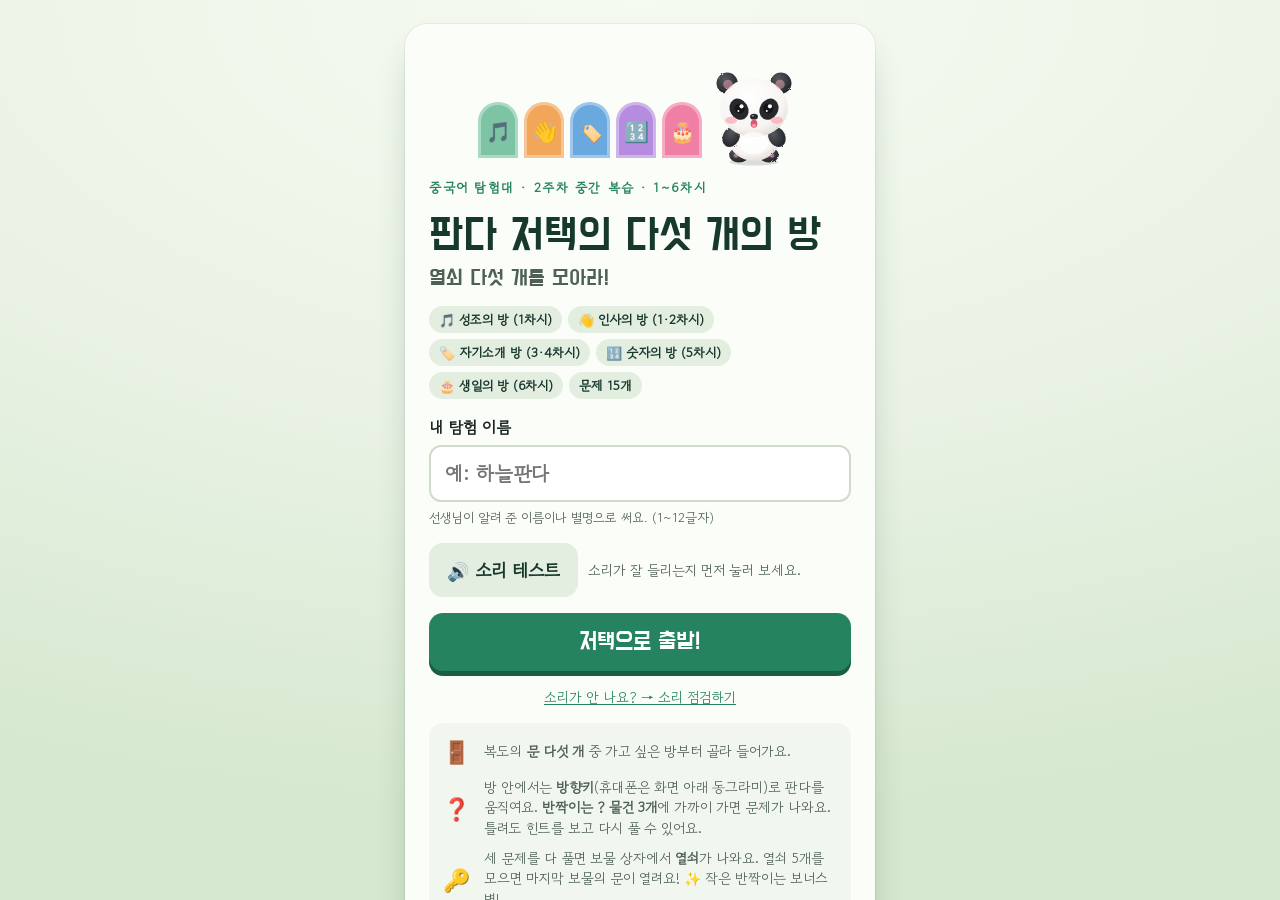
<file: index.html>
<!doctype html>
<html lang="ko">
<head>
<meta charset="utf-8">
<meta name="viewport" content="width=device-width, initial-scale=1, viewport-fit=cover">
<meta name="theme-color" content="#16392c">
<title>판다 저택의 다섯 개의 방</title>
<link rel="preconnect" href="https://fonts.googleapis.com">
<link rel="stylesheet" href="https://fonts.googleapis.com/css2?family=Do+Hyeon&family=Gowun+Dodum&family=Noto+Sans:wght@500;700&display=swap">
<link rel="stylesheet" href="style.css">
</head>
<body>
<div id="app">

  <!-- 시작 화면 -->
  <section id="startScreen" class="screen">
    <div class="card">
      <div class="hero" id="heroArt"></div>
      <div class="eyebrow" id="stageLabel">중국어 탐험대 · 2주차 중간 복습</div>
      <h1 id="gameTitle">판다 저택의 다섯 개의 방</h1>
      <div class="zonelist" id="zoneList"></div>
      <div id="resumeBox" class="row" hidden>
        <button class="btn primary" id="resumeBtn" type="button">이어서 하기</button>
        <button class="btn ghost" id="newBtn" type="button">처음부터</button>
      </div>
      <div id="newBox" class="stack">
        <label class="field" for="nameInput">내 탐험 이름
          <input type="text" id="nameInput" maxlength="12" autocomplete="off" placeholder="예: 하늘판다">
          <span class="help">선생님이 알려 준 이름이나 별명으로 써요. (1~12글자)</span>
        </label>
        <div class="row">
          <button class="btn" id="testBtn" type="button">🔊 소리 테스트</button>
          <span id="testResult" class="note">소리가 잘 들리는지 먼저 눌러 보세요.</span>
        </div>
        <button class="btn primary" id="startBtn" type="button">저택으로 출발!</button>
      </div>
      <a class="checklink" href="sound-check.html">소리가 안 나요? → 소리 점검하기</a>
      <div class="controls-pic">
        <div class="ico">🚪</div><div>복도의 <b>문 다섯 개</b> 중 가고 싶은 방부터 골라 들어가요.</div>
        <div class="ico">❓</div><div>방 안에서는 <b>방향키</b>(휴대폰은 화면 아래 동그라미)로 판다를 움직여요. <b>반짝이는 ? 물건 3개</b>에 가까이 가면 문제가 나와요. 틀려도 힌트를 보고 다시 풀 수 있어요.</div>
        <div class="ico">🔑</div><div>세 문제를 다 풀면 보물 상자에서 <b>열쇠</b>가 나와요. 열쇠 5개를 모으면 마지막 보물의 문이 열려요! ✨ 작은 반짝이는 보너스 별!</div>
      </div>
    </div>
  </section>

  <!-- 이야기 -->
  <section id="storyScreen" class="screen" hidden>
    <div class="card story-panel">
      <div class="storyart" id="storyArt"></div>
      <p class="story-text" id="storyText"></p>
      <div class="dots" id="storyDots"></div>
      <div class="row center">
        <button class="btn ghost" id="skipBtn" type="button">건너뛰기</button>
        <button class="btn primary" id="nextBtn" type="button">다음</button>
      </div>
    </div>
  </section>

  <!-- 게임 -->
  <section id="play" hidden>
    <header id="hud">
      <div class="scorebox"><span class="lab">학습</span><b id="learnScore">0</b></div>
      <div class="scorebox"><span class="lab">별</span><b id="starScore">0</b></div>
      <div class="zonebox"><span class="lab" id="zoneName">저택 복도</span><div class="qdots keys" id="bells" aria-label="모은 열쇠"></div></div>
      <div class="totalbox"><span class="lab">문제</span><b id="total">0/15</b></div>
      <div class="spacer"></div>
      <div class="who" id="who"></div>
      <button class="hud-btn" id="soundBtn" type="button" aria-label="소리 설정"><svg viewBox="0 0 24 24" fill="none" stroke="currentColor" stroke-width="2" stroke-linecap="round"><path d="M4 9h4l5-4v14l-5-4H4z"/><path d="M16 9a4 4 0 0 1 0 6M18.5 6.5a8 8 0 0 1 0 11"/></svg></button>
      <span class="netdot off" id="netDot" role="img" aria-label="이 기기에만 저장 중" title="이 기기에만 저장 중"></span>
      <button class="hud-btn" id="rankBtn" type="button" aria-label="반 순위">🏆</button>
      <button class="hud-btn" id="helpBtn" type="button" aria-label="도움말"><svg viewBox="0 0 24 24" fill="none" stroke="currentColor" stroke-width="2" stroke-linecap="round"><circle cx="12" cy="12" r="9"/><path d="M9.5 9.5a2.5 2.5 0 1 1 3.5 2.3c-.6.3-1 .8-1 1.5V14"/><circle cx="12" cy="17" r=".6" fill="currentColor"/></svg></button>
    </header>
    <div id="stage">
      <div id="hall" aria-label="저택 복도"></div>
      <div id="room" hidden></div>
      <div id="flash" aria-hidden="true"></div>
      <div id="toast" role="status" aria-live="polite" hidden></div>
    </div>
  </section>

  <!-- 퀴즈 -->
  <section id="quiz" hidden><div class="qbox" id="qbox" role="dialog" aria-modal="true"></div></section>
  <!-- 칸 이벤트 -->
  <section id="evt" class="panel" hidden></section>
  <div id="confetti" aria-hidden="true"></div>

  <!-- 소리 설정 -->
  <section id="soundPanel" class="panel" hidden>
    <div class="card">
      <h2>소리 설정</h2>
      <div class="slider"><label for="volBgm">배경음악</label><input id="volBgm" type="range" min="0" max="100" value="45"><span id="volBgmV">45</span></div>
      <div class="slider"><label for="volSfx">효과음</label><input id="volSfx" type="range" min="0" max="100" value="70"><span id="volSfxV">70</span></div>
      <div class="slider"><label for="volVoice">중국어 소리</label><input id="volVoice" type="range" min="0" max="100" value="100"><span id="volVoiceV">100</span></div>
      <label class="row" for="muteAll"><input type="checkbox" id="muteAll"> 모든 소리 끄기</label>
      <p class="note" id="voiceSourceNote"></p>
      <label class="field" for="renameInput">탐험 이름 고치기
        <input type="text" id="renameInput" maxlength="12" autocomplete="off">
      </label>
      <div class="row"><button class="btn" id="renameBtn" type="button">이름 저장</button><span class="note" id="renameMsg"></span></div>
      <button class="btn primary" id="soundClose" type="button">닫기</button>
    </div>
  </section>

  <!-- 도움말 -->
  <section id="helpPanel" class="panel" hidden>
    <div class="card">
      <h2>탐험 방법</h2>
      <div class="controls-pic">
        <div class="ico">🚪</div><div>복도에서 문을 골라 들어가요. 순서는 마음대로! 방에서 나가도 푼 문제는 그대로 남아요.</div>
        <div class="ico">❓</div><div>방향키나 동그라미로 판다를 어디로든 움직여요. 반짝이는 <b>?</b> 물건에 가까이 가면 문제가 나와요. 처음에 맞히면 100점, 다시 풀어 맞히면 60점.</div>
        <div class="ico">✨</div><div>작게 반짝이는 물건은 숨은 보너스! 가까이 가면 별과 재미있는 이야기가 나와요.</div>
        <div class="ico">🎁</div><div>세 문제를 다 풀면 나타나는 보물 상자로 가서 🔑 열쇠를 받아요. 모두 한 번에 맞히면 완벽 보너스!</div>
        <div class="ico">💎</div><div>열쇠 5개가 모이면 복도 위쪽의 보물의 문이 열려요.</div>
      </div>
      <h2>손숫자 0~10</h2>
      <div class="handref big" id="helpHands"></div>
      <p class="note">손 모양은 지역과 사람마다 조금씩 달라요. 이 게임은 수업 자료의 한 가지 방식을 따라요.</p>
      <button class="btn primary" id="helpClose" type="button">계속하기</button>
    </div>
  </section>

  <!-- 반 순위 -->
  <section id="rankPanel" class="panel" hidden>
    <div class="card">
      <h2>🏆 우리 반 순위</h2>
      <p class="note">총점(학습 점수 + 별 점수) 순서예요. ❓는 푼 문제 수, 💎는 보물의 문을 연 친구예요.</p>
      <div id="rankList"></div>
      <button class="btn primary" id="rankClose" type="button">계속하기</button>
    </div>
  </section>

  <!-- 종료 -->
  <section id="endScreen" class="screen" hidden>
    <div class="card">
      <div class="hero" id="endArt"></div>
      <div class="eyebrow">ALL CLEAR!</div>
      <h1>보물 상자를 열었어요!</h1>
      <div class="nihao"><span class="zh">再见!</span>
        <div class="grow"><div class="py big">zàijiàn</div><div class="note">1~6차시 복습 끝! 다음 시간에 또 만나요.</div></div>
        <button class="btn" id="byeBtn" type="button" aria-label="再见 듣기">▶</button></div>
      <div class="scores3">
        <div><small>학습 점수</small><b id="endLearn">0</b></div>
        <div><small>별 점수</small><b id="endStar">0</b></div>
        <div class="total"><small>총점</small><b id="endTotal">0</b></div>
      </div>
      <div class="stat"><span id="endName"></span><span id="endFirst"></span></div>
      <div class="zones3 z5" id="endZones"></div>
      <div class="stat"><span>보너스</span><span id="endBonus">-</span></div>
      <div id="speedBox" class="stack"></div>
      <div class="save" id="saveStatus"></div>
      <div class="endrank" id="endRank" hidden><b>🏆 우리 반 순위 <span id="myRank"></span></b><div id="endRankList"></div></div>
    </div>
  </section>
</div>

<script src="firebase-config.js"></script>
<script src="net.js"></script>
<script src="game-data.js"></script>
<script src="game.js"></script>
</body>
</html>
</file>
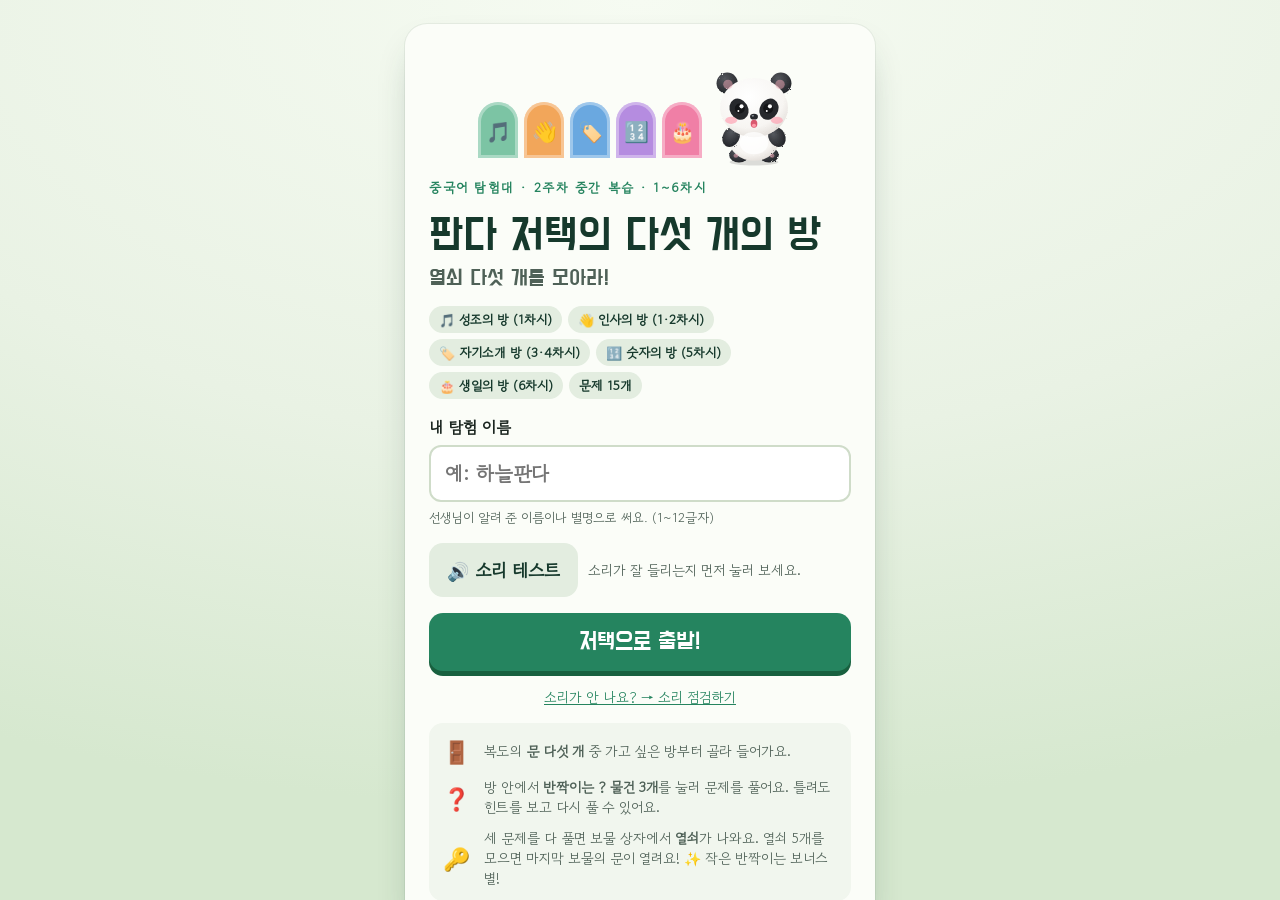
<file: review2-github/index.html>
<!doctype html>
<html lang="ko">
<head>
<meta charset="utf-8">
<meta name="viewport" content="width=device-width, initial-scale=1, viewport-fit=cover">
<meta name="theme-color" content="#16392c">
<title>판다 저택의 다섯 개의 방</title>
<link rel="preconnect" href="https://fonts.googleapis.com">
<link rel="stylesheet" href="https://fonts.googleapis.com/css2?family=Do+Hyeon&family=Gowun+Dodum&family=Noto+Sans:wght@500;700&display=swap">
<link rel="stylesheet" href="style.css">
</head>
<body>
<div id="app">

  <!-- 시작 화면 -->
  <section id="startScreen" class="screen">
    <div class="card">
      <div class="hero" id="heroArt"></div>
      <div class="eyebrow" id="stageLabel">중국어 탐험대 · 2주차 중간 복습</div>
      <h1 id="gameTitle">판다 저택의 다섯 개의 방</h1>
      <div class="zonelist" id="zoneList"></div>
      <div id="resumeBox" class="row" hidden>
        <button class="btn primary" id="resumeBtn" type="button">이어서 하기</button>
        <button class="btn ghost" id="newBtn" type="button">처음부터</button>
      </div>
      <div id="newBox" class="stack">
        <label class="field" for="nameInput">내 탐험 이름
          <input type="text" id="nameInput" maxlength="12" autocomplete="off" placeholder="예: 하늘판다">
          <span class="help">선생님이 알려 준 이름이나 별명으로 써요. (1~12글자)</span>
        </label>
        <div class="row">
          <button class="btn" id="testBtn" type="button">🔊 소리 테스트</button>
          <span id="testResult" class="note">소리가 잘 들리는지 먼저 눌러 보세요.</span>
        </div>
        <button class="btn primary" id="startBtn" type="button">저택으로 출발!</button>
      </div>
      <a class="checklink" href="sound-check.html">소리가 안 나요? → 소리 점검하기</a>
      <div class="controls-pic">
        <div class="ico">🚪</div><div>복도의 <b>문 다섯 개</b> 중 가고 싶은 방부터 골라 들어가요.</div>
        <div class="ico">❓</div><div>방 안에서 <b>반짝이는 ? 물건 3개</b>를 눌러 문제를 풀어요. 틀려도 힌트를 보고 다시 풀 수 있어요.</div>
        <div class="ico">🔑</div><div>세 문제를 다 풀면 보물 상자에서 <b>열쇠</b>가 나와요. 열쇠 5개를 모으면 마지막 보물의 문이 열려요! ✨ 작은 반짝이는 보너스 별!</div>
      </div>
    </div>
  </section>

  <!-- 이야기 -->
  <section id="storyScreen" class="screen" hidden>
    <div class="card story-panel">
      <div class="storyart" id="storyArt"></div>
      <p class="story-text" id="storyText"></p>
      <div class="dots" id="storyDots"></div>
      <div class="row center">
        <button class="btn ghost" id="skipBtn" type="button">건너뛰기</button>
        <button class="btn primary" id="nextBtn" type="button">다음</button>
      </div>
    </div>
  </section>

  <!-- 게임 -->
  <section id="play" hidden>
    <header id="hud">
      <div class="scorebox"><span class="lab">학습</span><b id="learnScore">0</b></div>
      <div class="scorebox"><span class="lab">별</span><b id="starScore">0</b></div>
      <div class="zonebox"><span class="lab" id="zoneName">저택 복도</span><div class="qdots keys" id="bells" aria-label="모은 열쇠"></div></div>
      <div class="totalbox"><span class="lab">문제</span><b id="total">0/15</b></div>
      <div class="spacer"></div>
      <div class="who" id="who"></div>
      <button class="hud-btn" id="soundBtn" type="button" aria-label="소리 설정"><svg viewBox="0 0 24 24" fill="none" stroke="currentColor" stroke-width="2" stroke-linecap="round"><path d="M4 9h4l5-4v14l-5-4H4z"/><path d="M16 9a4 4 0 0 1 0 6M18.5 6.5a8 8 0 0 1 0 11"/></svg></button>
      <span class="netdot off" id="netDot" role="img" aria-label="이 기기에만 저장 중" title="이 기기에만 저장 중"></span>
      <button class="hud-btn" id="rankBtn" type="button" aria-label="반 순위">🏆</button>
      <button class="hud-btn" id="helpBtn" type="button" aria-label="도움말"><svg viewBox="0 0 24 24" fill="none" stroke="currentColor" stroke-width="2" stroke-linecap="round"><circle cx="12" cy="12" r="9"/><path d="M9.5 9.5a2.5 2.5 0 1 1 3.5 2.3c-.6.3-1 .8-1 1.5V14"/><circle cx="12" cy="17" r=".6" fill="currentColor"/></svg></button>
    </header>
    <div id="stage">
      <div id="hall" aria-label="저택 복도"></div>
      <div id="room" hidden></div>
      <div id="flash" aria-hidden="true"></div>
      <div id="toast" role="status" aria-live="polite" hidden></div>
    </div>
  </section>

  <!-- 퀴즈 -->
  <section id="quiz" hidden><div class="qbox" id="qbox" role="dialog" aria-modal="true"></div></section>
  <!-- 칸 이벤트 -->
  <section id="evt" class="panel" hidden></section>
  <div id="confetti" aria-hidden="true"></div>

  <!-- 소리 설정 -->
  <section id="soundPanel" class="panel" hidden>
    <div class="card">
      <h2>소리 설정</h2>
      <div class="slider"><label for="volBgm">배경음악</label><input id="volBgm" type="range" min="0" max="100" value="45"><span id="volBgmV">45</span></div>
      <div class="slider"><label for="volSfx">효과음</label><input id="volSfx" type="range" min="0" max="100" value="70"><span id="volSfxV">70</span></div>
      <div class="slider"><label for="volVoice">중국어 소리</label><input id="volVoice" type="range" min="0" max="100" value="100"><span id="volVoiceV">100</span></div>
      <label class="row" for="muteAll"><input type="checkbox" id="muteAll"> 모든 소리 끄기</label>
      <p class="note" id="voiceSourceNote"></p>
      <label class="field" for="renameInput">탐험 이름 고치기
        <input type="text" id="renameInput" maxlength="12" autocomplete="off">
      </label>
      <div class="row"><button class="btn" id="renameBtn" type="button">이름 저장</button><span class="note" id="renameMsg"></span></div>
      <button class="btn primary" id="soundClose" type="button">닫기</button>
    </div>
  </section>

  <!-- 도움말 -->
  <section id="helpPanel" class="panel" hidden>
    <div class="card">
      <h2>탐험 방법</h2>
      <div class="controls-pic">
        <div class="ico">🚪</div><div>복도에서 문을 골라 들어가요. 순서는 마음대로! 방에서 나가도 푼 문제는 그대로 남아요.</div>
        <div class="ico">❓</div><div>반짝이는 <b>?</b> 물건을 누르면 문제가 나와요. 처음에 맞히면 100점, 다시 풀어 맞히면 60점.</div>
        <div class="ico">✨</div><div>작게 반짝이는 물건은 숨은 보너스! 누르면 별과 재미있는 이야기가 나와요.</div>
        <div class="ico">🎁</div><div>세 문제를 다 풀면 보물 상자를 열어 🔑 열쇠를 받아요. 모두 한 번에 맞히면 완벽 보너스!</div>
        <div class="ico">💎</div><div>열쇠 5개가 모이면 복도 위쪽의 보물의 문이 열려요.</div>
      </div>
      <h2>손숫자 0~10</h2>
      <div class="handref big" id="helpHands"></div>
      <p class="note">손 모양은 지역과 사람마다 조금씩 달라요. 이 게임은 수업 자료의 한 가지 방식을 따라요.</p>
      <button class="btn primary" id="helpClose" type="button">계속하기</button>
    </div>
  </section>

  <!-- 반 순위 -->
  <section id="rankPanel" class="panel" hidden>
    <div class="card">
      <h2>🏆 우리 반 순위</h2>
      <p class="note">총점(학습 점수 + 별 점수) 순서예요. ❓는 푼 문제 수, 💎는 보물의 문을 연 친구예요.</p>
      <div id="rankList"></div>
      <button class="btn primary" id="rankClose" type="button">계속하기</button>
    </div>
  </section>

  <!-- 종료 -->
  <section id="endScreen" class="screen" hidden>
    <div class="card">
      <div class="hero" id="endArt"></div>
      <div class="eyebrow">ALL CLEAR!</div>
      <h1>보물 상자를 열었어요!</h1>
      <div class="nihao"><span class="zh">再见!</span>
        <div class="grow"><div class="py big">zàijiàn</div><div class="note">1~6차시 복습 끝! 다음 시간에 또 만나요.</div></div>
        <button class="btn" id="byeBtn" type="button" aria-label="再见 듣기">▶</button></div>
      <div class="scores3">
        <div><small>학습 점수</small><b id="endLearn">0</b></div>
        <div><small>별 점수</small><b id="endStar">0</b></div>
        <div class="total"><small>총점</small><b id="endTotal">0</b></div>
      </div>
      <div class="stat"><span id="endName"></span><span id="endFirst"></span></div>
      <div class="zones3 z5" id="endZones"></div>
      <div class="stat"><span>보너스</span><span id="endBonus">-</span></div>
      <div id="speedBox" class="stack"></div>
      <div class="save" id="saveStatus"></div>
      <div class="endrank" id="endRank" hidden><b>🏆 우리 반 순위 <span id="myRank"></span></b><div id="endRankList"></div></div>
    </div>
  </section>
</div>

<script src="firebase-config.js"></script>
<script src="net.js"></script>
<script src="game-data.js"></script>
<script src="game.js"></script>
</body>
</html>
</file>
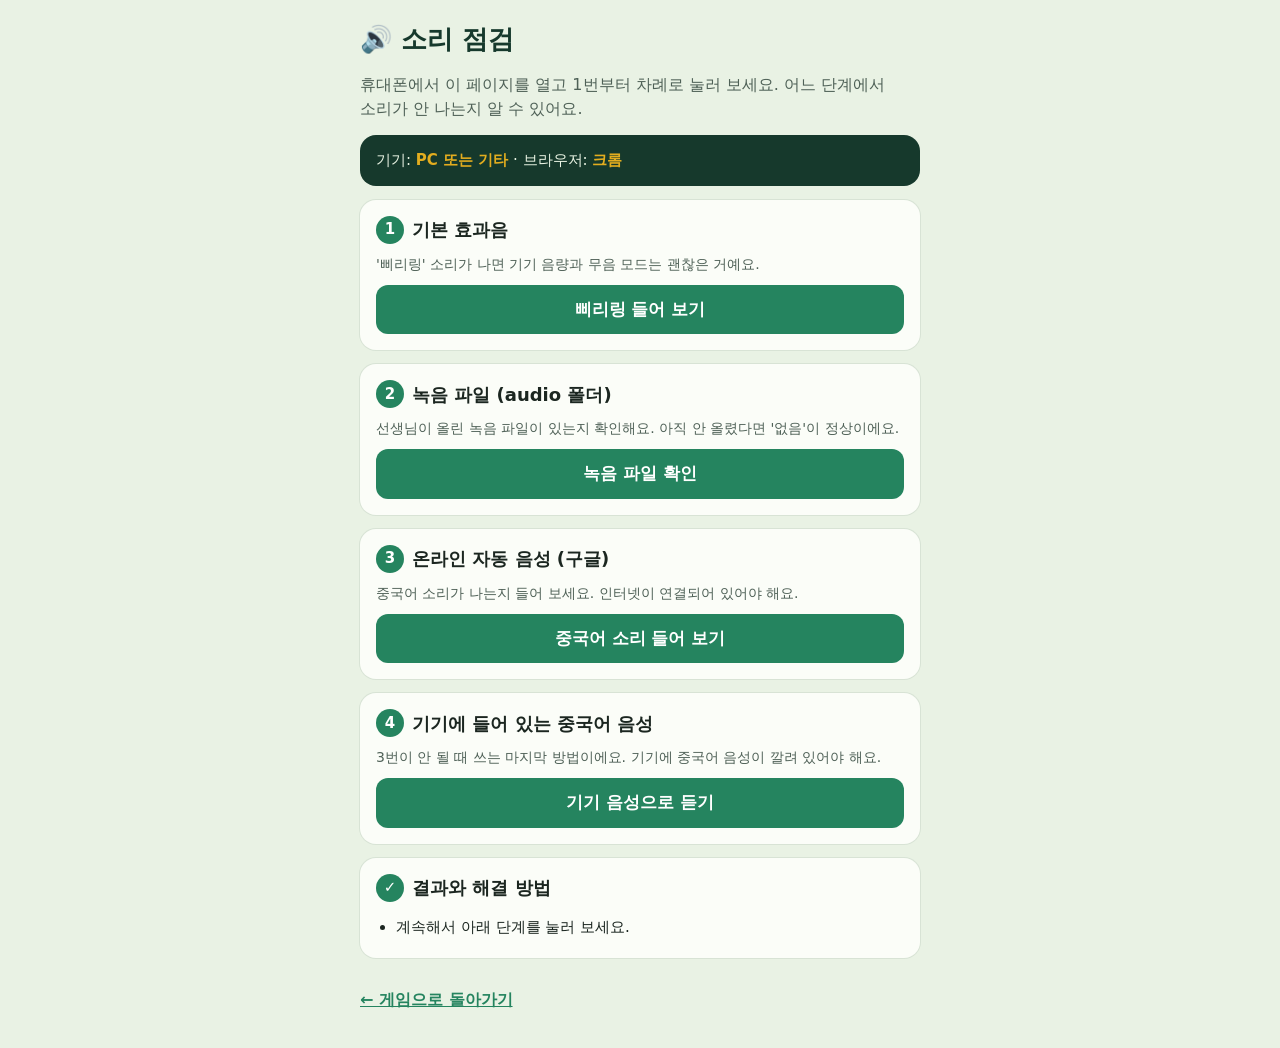
<file: sound-check.html>
<!doctype html>
<html lang="ko">
<head>
<meta charset="utf-8">
<meta name="viewport" content="width=device-width, initial-scale=1, viewport-fit=cover">
<title>소리 점검</title>
<style>
:root{--forest:#16392c;--jade:#25845f;--mist:#e9f2e4;--paper:#fbfdf8;--ink:#1b2620;--soft:#4f6157;--gold:#e3ad1f;--ok:#1f7a4d;--bad:#c9564b;--warn:#8a6200;--line:#cfdcc9;color-scheme:light}
*{box-sizing:border-box}[hidden]{display:none!important}
body{margin:0;background:var(--mist);color:var(--ink);font-family:'Apple SD Gothic Neo','Malgun Gothic',system-ui,sans-serif;word-break:keep-all;line-height:1.5;
  padding-block:20px;padding-left:max(16px,env(safe-area-inset-left,0px));padding-right:max(16px,env(safe-area-inset-right,0px))}
main{max-width:560px;margin:0 auto;display:flex;flex-direction:column;gap:14px}
h1{margin:0;font-size:26px;color:var(--forest)}
.lead{margin:0;color:var(--soft)}
.env{background:var(--forest);color:#eaf4e4;border-radius:16px;padding:14px 16px;font-size:15px}
.env b{color:var(--gold)}
.step{background:var(--paper);border-radius:16px;padding:16px;display:flex;flex-direction:column;gap:10px;box-shadow:0 0 0 1px rgba(22,57,44,.08)}
.step h2{margin:0;font-size:18px;display:flex;gap:8px;align-items:center}
.step h2 span{display:grid;place-items:center;width:28px;height:28px;border-radius:50%;background:var(--jade);color:#fff;font-size:15px;flex:none}
.step p{margin:0;font-size:14px;color:var(--soft)}
button{font:inherit;font-weight:700;font-size:17px;border:0;border-radius:12px;padding:12px 16px;background:var(--jade);color:#fff;min-height:48px;cursor:pointer}
.res{font-size:15px;font-weight:700;padding:8px 12px;border-radius:10px;background:#eef3ec}
.res.ok{background:#dff2e6;color:var(--ok)}.res.bad{background:#fbe3df;color:var(--bad)}.res.warn{background:#fff3cf;color:var(--warn)}
.res:empty{display:none}
ul{margin:0;padding-left:20px;font-size:15px}
li{margin:4px 0}
.ask{display:flex;gap:8px;flex-wrap:wrap}
.ask button{background:#e3ede0;color:var(--forest);font-size:15px;min-height:40px;padding:8px 14px}
a{color:var(--jade);font-weight:700}
</style>
</head>
<body>
<main>
  <h1>🔊 소리 점검</h1>
  <p class="lead">휴대폰에서 이 페이지를 열고 1번부터 차례로 눌러 보세요. 어느 단계에서 소리가 안 나는지 알 수 있어요.</p>
  <div class="env" id="env">기기 확인 중…</div>

  <section class="step">
    <h2><span>1</span>기본 효과음</h2>
    <p>'삐리링' 소리가 나면 기기 음량과 무음 모드는 괜찮은 거예요.</p>
    <button type="button" id="b1">삐리링 들어 보기</button>
    <div class="ask" id="a1" hidden><button type="button" data-a="1" data-v="y">들려요</button><button type="button" data-a="1" data-v="n">안 들려요</button></div>
    <div class="res" id="r1"></div>
  </section>

  <section class="step">
    <h2><span>2</span>녹음 파일 (audio 폴더)</h2>
    <p>선생님이 올린 녹음 파일이 있는지 확인해요. 아직 안 올렸다면 '없음'이 정상이에요.</p>
    <button type="button" id="b2">녹음 파일 확인</button>
    <div class="res" id="r2"></div>
  </section>

  <section class="step">
    <h2><span>3</span>온라인 자동 음성 (구글)</h2>
    <p>중국어 소리가 나는지 들어 보세요. 인터넷이 연결되어 있어야 해요.</p>
    <button type="button" id="b3">중국어 소리 들어 보기</button>
    <div class="ask" id="a3" hidden><button type="button" data-a="3" data-v="y">들려요</button><button type="button" data-a="3" data-v="n">안 들려요</button></div>
    <div class="res" id="r3"></div>
  </section>

  <section class="step">
    <h2><span>4</span>기기에 들어 있는 중국어 음성</h2>
    <p>3번이 안 될 때 쓰는 마지막 방법이에요. 기기에 중국어 음성이 깔려 있어야 해요.</p>
    <button type="button" id="b4">기기 음성으로 듣기</button>
    <div class="ask" id="a4" hidden><button type="button" data-a="4" data-v="y">들려요</button><button type="button" data-a="4" data-v="n">안 들려요</button></div>
    <div class="res" id="r4"></div>
  </section>

  <section class="step">
    <h2><span>✓</span>결과와 해결 방법</h2>
    <div id="advice"><p>위 단계를 눌러 보면 여기에 해결 방법이 나와요.</p></div>
  </section>

  <p><a href="index.html">← 게임으로 돌아가기</a></p>
</main>
<script src="game-data.js"></script>
<script>
(() => {
const D = window.GAME_DATA || { audio:{ onlineVoiceUrl:'https://translate.google.com/translate_tts?ie=UTF-8&tl=zh-CN&client=tw-ob&q=', sounds:{ ma1:{ file:'audio/ma1.mp3', text:'妈' } } } };
const $ = s => document.querySelector(s);
const ua = navigator.userAgent;
const isIOS = /iPhone|iPad|iPod/.test(ua) || (navigator.platform === 'MacIntel' && navigator.maxTouchPoints > 1);
const isAndroid = /Android/.test(ua);
const inApp = /KAKAOTALK|NAVER|Instagram|FBAN|FBAV|Line\/|DaumApps|everytimeApp|; wv\)/i.test(ua);
const appName = /KAKAOTALK/i.test(ua) ? '카카오톡' : /NAVER/i.test(ua) ? '네이버' : /Instagram/i.test(ua) ? '인스타그램' : /FBAN|FBAV/.test(ua) ? '페이스북' : /Line\//.test(ua) ? '라인' : '앱';
const R = {};
const firstId = () => D.audio.sounds.ma1 ? 'ma1' : Object.keys(D.audio.sounds)[0];
const firstFile = () => (D.audio.sounds[firstId()].file || `audio/${firstId()}.mp3`);
$('#env').innerHTML = `기기: <b>${isIOS ? '아이폰·아이패드' : isAndroid ? '안드로이드' : 'PC 또는 기타'}</b> · 브라우저: <b>${inApp ? appName + ' 안의 브라우저' : /CriOS|Chrome/.test(ua) ? '크롬' : /Safari/.test(ua) ? '사파리' : '기타'}</b>`
  + (inApp ? `<br>⚠ ${appName} 안에서 열린 화면은 소리가 막히는 경우가 많아요. 오른쪽 위 메뉴에서 <b>'다른 브라우저로 열기'</b>를 눌러 크롬이나 사파리로 열어 주세요.` : '');

function show(id, cls, html){ const el = $('#r' + id); el.className = 'res ' + cls; el.innerHTML = html; }
function ask(id){ $('#a' + id).hidden = false; }
document.querySelectorAll('[data-a]').forEach(b => b.onclick = () => {
  const id = b.dataset.a, ok = b.dataset.v === 'y'; R[id] = ok ? 'ok' : 'no';
  $('#a' + id).hidden = true;
  show(id, ok ? 'ok' : 'bad', ok ? '✔ 들려요' : '✘ 안 들려요');
  advise();
});

let ctx;
$('#b1').onclick = () => {
  try {
    ctx = ctx || new (window.AudioContext || window.webkitAudioContext)();
    if (ctx.state === 'suspended') ctx.resume();
    const t = ctx.currentTime;
    [659, 784, 988].forEach((f, i) => { const o = ctx.createOscillator(), g = ctx.createGain(); o.frequency.value = f; g.gain.setValueAtTime(.25, t + i*.12); g.gain.exponentialRampToValueAtTime(.001, t + i*.12 + .3); o.connect(g); g.connect(ctx.destination); o.start(t + i*.12); o.stop(t + i*.12 + .35); });
    show(1, 'warn', '소리가 났나요?'); ask(1);
  } catch(e){ R[1] = 'no'; show(1, 'bad', '이 브라우저는 효과음을 낼 수 없어요.'); advise(); }
};

const player = new Audio();
function tryPlay(url){
  return new Promise((res, rej) => {
    let done = false; const fin = (f, v) => { if (!done){ done = true; clearTimeout(to); f(v); } };
    const to = setTimeout(() => fin(rej, 'timeout'), 7000);
    player.onerror = () => fin(rej, 'load');
    player.onplaying = () => fin(res, 'playing');
    player.src = url;
    const p = player.play(); if (p && p.catch) p.catch(err => fin(rej, err && err.name === 'NotAllowedError' ? 'blocked' : 'load'));
  });
}
$('#b2').onclick = async () => {
  show(2, 'warn', '확인 중…');
  try { await tryPlay(firstFile()); R[2] = 'ok'; show(2, 'ok', '✔ 녹음 파일이 있어요. 지금 나오는 소리가 녹음 파일이에요.'); }
  catch(e){ R[2] = 'none'; show(2, e === 'blocked' ? 'bad' : 'warn', e === 'blocked' ? '✘ 브라우저가 재생을 막았어요.' : '녹음 파일 없음 (아직 안 올렸다면 정상이에요)'); }
  advise();
};
$('#b3').onclick = async () => {
  show(3, 'warn', '불러오는 중…');
  try { await tryPlay(D.audio.onlineVoiceUrl + encodeURIComponent((D.audio.sounds.ma1 || Object.values(D.audio.sounds)[0]).text)); show(3, 'warn', '소리가 났나요?'); ask(3); }
  catch(e){ R[3] = e; show(3, 'bad', e === 'blocked' ? '✘ 브라우저가 재생을 막았어요.' : e === 'timeout' ? '✘ 응답이 너무 늦어요. 인터넷 연결을 확인해 주세요.' : '✘ 온라인 음성에 연결하지 못했어요.'); advise(); }
};
function voices(){ return window.speechSynthesis ? speechSynthesis.getVoices() : []; }
if (window.speechSynthesis){ voices(); speechSynthesis.onvoiceschanged = () => {}; }
$('#b4').onclick = () => {
  if (!window.speechSynthesis){ R[4] = 'none'; show(4, 'bad', '✘ 이 브라우저는 기기 음성을 지원하지 않아요.'); advise(); return; }
  const zh = voices().filter(v => /^zh|cmn/i.test(v.lang));
  const u = new SpeechSynthesisUtterance(D.audio.sounds[firstId()].text); u.lang = 'zh-CN'; u.rate = .85;
  const v = zh.find(v => /CN/i.test(v.lang)) || zh[0]; if (v) u.voice = v;
  speechSynthesis.cancel(); speechSynthesis.speak(u);
  if (voices().length && !zh.length){ R[4] = 'none'; show(4, 'bad', '✘ 기기에 중국어 음성이 없어요.'); advise(); return; }
  show(4, 'warn', (v ? `사용한 음성: ${v.name}<br>` : '') + '소리가 났나요?'); ask(4);
};

function advise(){
  const tips = [];
  if (inApp) tips.push(`<b>${appName} 안에서 열려 있어요.</b> 메뉴(⋮ 또는 ···)에서 '다른 브라우저로 열기'를 눌러 크롬이나 사파리로 다시 열어 주세요.`);
  if (R[1] === 'no'){
    tips.push(isIOS ? '<b>아이폰 왼쪽 옆의 무음 스위치</b>가 켜져 있으면(주황색이 보이면) 게임 소리가 안 나요. 스위치를 올려 무음을 꺼 주세요. (아이폰 15 Pro 이상은 동작 버튼 또는 제어 센터의 무음 모드)'
                : '휴대폰 옆 음량 버튼으로 <b>미디어 음량</b>을 올려 주세요. 방해 금지 모드도 꺼 주세요.');
    tips.push('블루투스 이어폰이 연결되어 있지 않은지 확인해 주세요.');
  }
  if (R[3] === 'ok' || R[2] === 'ok') tips.push('✔ 이 기기에서는 게임의 중국어 소리가 들려야 해요. 게임을 <b>새로고침</b>한 뒤, 문제 창의 <b>▶ 듣기</b>를 직접 눌러 보세요.');
  else if (R[3] === 'no' || R[3] === 'load' || R[3] === 'timeout' || R[3] === 'blocked'){
    tips.push('온라인 음성이 이 기기·인터넷에서 막혀 있어요. 학교 와이파이가 막는 경우도 있으니 휴대폰 데이터로도 한 번 시험해 보세요.');
    if (R[4] === 'ok') tips.push('대신 기기 음성(4번)은 되니 게임은 그 소리로 진행돼요. 다만 성조가 검수되지 않은 임시 음성이에요.');
    else tips.push('가장 확실한 해결책은 <b>녹음 파일(MP3)</b>을 audio 폴더에 올리는 거예요 (audio-list.html에 목록이 있어요). 그러면 인터넷 음성이나 기기 음성 없이도 모든 기기에서 같은 소리가 나요.');
  }
  if (R[4] === 'none' && isAndroid) tips.push('안드로이드: 설정 → 일반(또는 접근성) → 텍스트 음성 변환 → Google 음성 엔진 → 언어에서 <b>중국어(중국)</b> 음성을 내려받을 수 있어요.');
  if (R[4] === 'none' && isIOS) tips.push('아이폰: 설정 → 손쉬운 사용 → 읽기 및 말하기 → 음성 → <b>중국어(중국 본토)</b> 음성을 내려받을 수 있어요.');
  if (!tips.length) tips.push('계속해서 아래 단계를 눌러 보세요.');
  $('#advice').innerHTML = '<ul>' + tips.map(t => `<li>${t}</li>`).join('') + '</ul>';
}
advise();
})();
</script>
</body>
</html>
</file>
<file: style.css>
/* 중국어 탐험대 STAGE 01 · 화면 꾸미기
   Layout: HUD strip on top, the 16:9 side-scrolling stage fills the rest, touch buttons float over its bottom corners. */
:root{
  --forest:#16392c; --jade:#25845f; --leaf:#9ccc6e; --mist:#e9f2e4; --paper:#fbfdf8;
  --ink:#1b2620; --ink-soft:#4f6157; --gold:#e3ad1f; --pond:#4fa6cc; --miss:#c9564b; --line:#cfdcc9;
  --f-display:'Do Hyeon','Gowun Dodum',system-ui,sans-serif;
  --f-body:'Gowun Dodum','Apple SD Gothic Neo','Malgun Gothic',system-ui,sans-serif;
  --f-pinyin:'Noto Sans','Segoe UI','Helvetica Neue',Arial,sans-serif;
  color-scheme:light;
}
*{box-sizing:border-box}
[hidden]{display:none!important}
html,body{height:100%;margin:0}
body{word-break:keep-all;background:var(--forest);color:var(--ink);font-family:var(--f-body);font-size:16px;overflow:hidden;
  padding-left:env(safe-area-inset-left,0px);padding-right:env(safe-area-inset-right,0px)}
button{font-family:inherit;font-size:inherit;cursor:pointer;color:inherit}
button:focus-visible,input:focus-visible{outline:3px solid var(--pond);outline-offset:2px}
.py{font-family:var(--f-pinyin);font-weight:700}
.py.big{font-size:20px}
.grow{flex:1;min-width:0}
#app{position:relative;height:100%}

/* ---------- 큰 화면들 ---------- */
.screen{position:absolute;inset:0;display:flex;align-items:flex-start;justify-content:center;overflow:auto;z-index:30;
  padding-block:24px;padding-left:max(16px,env(safe-area-inset-left,0px));padding-right:max(16px,env(safe-area-inset-right,0px));
  background:radial-gradient(120% 90% at 50% 0%,#f6fbf2 0%,var(--mist) 55%,#d6e8cf 100%)}
.card{background:var(--paper);border-radius:22px;box-shadow:0 18px 40px -18px rgba(22,57,44,.45),0 0 0 1px rgba(22,57,44,.06);
  width:min(470px,100%);margin:auto 0;padding:28px 24px;display:flex;flex-direction:column;gap:16px}
.stack{display:flex;flex-direction:column;gap:16px}
.eyebrow{font-size:13px;letter-spacing:.12em;color:var(--jade);font-weight:700}
h1{font-family:var(--f-display);font-weight:400;font-size:clamp(32px,8vw,44px);line-height:1.08;color:var(--forest);margin:0;text-wrap:balance}
h1 small{display:block;font-size:.5em;color:var(--ink-soft);margin-top:6px}
h2{font-family:var(--f-display);font-weight:400;font-size:26px;color:var(--forest);margin:0}
label.field{display:flex;flex-direction:column;gap:6px;font-weight:700}
label.field .help{font-weight:400;font-size:13px;color:var(--ink-soft)}
input[type=text]{font:inherit;font-size:20px;padding:12px 14px;border-radius:12px;border:2px solid var(--line);background:#fff;color:var(--ink)}
input[type=text]:focus{border-color:var(--jade);outline:none}
.btn{border:0;border-radius:14px;padding:14px 18px;font-size:18px;font-weight:700;background:#e3ede0;color:var(--forest);min-height:48px}
.btn.primary{background:var(--jade);color:#fff;font-family:var(--f-display);font-weight:400;font-size:24px;box-shadow:0 5px 0 #18603f}
.btn.primary:active{transform:translateY(3px);box-shadow:0 2px 0 #18603f}
.btn.ghost{background:transparent;border:2px solid var(--line)}
.btn:disabled{opacity:.45;cursor:not-allowed}
.row{display:flex;gap:10px;flex-wrap:wrap;align-items:center}
.row.center{justify-content:center}
.note{font-size:14px;color:var(--ink-soft);line-height:1.5}
.badge-temp{display:inline-flex;gap:6px;align-items:center;font-size:12px;padding:4px 8px;border-radius:999px;background:#fff3cf;color:#7a5600}
.badge-ok{background:#dff2e6;color:#165c3c}
.controls-pic{display:grid;grid-template-columns:auto 1fr;gap:10px 14px;align-items:center;font-size:14px;color:var(--ink-soft);
  background:#f1f6ee;border-radius:14px;padding:12px 14px;line-height:1.45}
.controls-pic .ico{font-size:22px;text-align:center}
.keys{display:grid;grid-template-columns:repeat(3,26px);gap:3px}
.keys i{display:grid;place-items:center;width:26px;height:24px;border-radius:6px;background:#fff;border:1px solid var(--line);font-style:normal;font-size:12px;color:var(--forest)}
.keys i.x{visibility:hidden}
.story-panel{align-items:center;text-align:center}
.story-panel canvas{width:220px;height:150px}
.story-text{font-size:20px;line-height:1.55;min-height:3.2em;text-wrap:balance;margin:0}
.dots{display:flex;gap:6px}.dots b{width:8px;height:8px;border-radius:50%;background:var(--line)}.dots b.on{background:var(--jade)}

/* ---------- 게임 화면 ---------- */
#play{position:absolute;inset:0;display:flex;flex-direction:column}
#hud{display:flex;align-items:center;gap:12px;flex-wrap:wrap;background:var(--forest);color:#eaf4e4;z-index:5;
  padding-block:8px;padding-left:max(12px,env(safe-area-inset-left,0px));padding-right:max(12px,env(safe-area-inset-right,0px))}
.scorebox{display:flex;align-items:baseline;gap:6px}
.scorebox .lab{font-size:12px;opacity:.75}
.scorebox b{font-family:var(--f-display);font-weight:400;font-size:24px;color:var(--gold);font-variant-numeric:tabular-nums;min-width:44px}
.bells{display:flex;gap:3px}.bells svg{width:22px;height:22px}
.items{display:flex;gap:4px;flex-wrap:wrap}
.item{font-size:12px;padding:3px 7px;border-radius:999px;background:rgba(255,255,255,.1);color:#cfe3c7;font-family:var(--f-pinyin);font-weight:700}
.item.got{background:var(--gold);color:var(--forest)}
#hud .spacer{flex:1}
#hud .who{font-size:13px;opacity:.8}
.hud-btn{background:rgba(255,255,255,.12);border:0;border-radius:10px;width:40px;height:40px;display:grid;place-items:center;color:#fff}
.hud-btn svg{width:22px;height:22px}
#stage{position:relative;flex:1;min-height:0;display:grid;place-items:center;background:#0f2a20;overflow:hidden}
#game{display:block;touch-action:none;border-radius:6px}
#toast{position:absolute;left:50%;top:16%;transform:translateX(-50%);background:var(--paper);color:var(--forest);padding:10px 18px;border-radius:14px;
  font-weight:700;box-shadow:0 8px 20px rgba(0,0,0,.25);text-align:center;max-width:calc(100% - 32px);z-index:6;font-size:17px}
#pad{position:absolute;inset:auto 0 0 0;display:flex;justify-content:space-between;align-items:flex-end;pointer-events:none;z-index:4;
  padding-bottom:max(14px,env(safe-area-inset-bottom,0px));padding-left:max(14px,env(safe-area-inset-left,0px));padding-right:max(14px,env(safe-area-inset-right,0px))}
#pad button{pointer-events:auto;border:0;border-radius:18px;background:rgba(251,253,248,.85);color:var(--forest);box-shadow:0 4px 0 rgba(22,57,44,.4);
  width:72px;height:68px;display:grid;place-items:center;touch-action:none;user-select:none;-webkit-user-select:none;-webkit-touch-callout:none}
#pad button svg{width:30px;height:30px}
#pad button.on{background:var(--leaf);transform:translateY(2px)}
#pad .pad-move{display:flex;gap:10px}
#pad .jump{width:96px;height:80px;border-radius:50%;background:var(--gold);font-family:var(--f-display);font-size:24px;box-shadow:0 5px 0 #a87d0d}

/* ---------- 퀴즈 창 ---------- */
#quiz{position:absolute;inset:0;background:rgba(14,36,28,.55);display:flex;align-items:center;justify-content:center;z-index:20;
  padding-block:16px;padding-left:max(12px,env(safe-area-inset-left,0px));padding-right:max(12px,env(safe-area-inset-right,0px))}
.qbox{position:relative;background:var(--paper);border-radius:22px;width:min(560px,100%);max-height:100%;overflow:auto;padding:20px;display:flex;flex-direction:column;gap:14px;box-shadow:0 24px 60px rgba(0,0,0,.35)}
.qhead{display:flex;align-items:center;gap:10px}
.qhead .place{font-family:var(--f-display);font-size:22px;color:var(--forest);flex:1}
.qhead .practice{font-size:12px;background:#e3ede0;border-radius:999px;padding:3px 8px;color:var(--forest)}
.qhead .count{font-size:13px;color:var(--ink-soft)}
.qclose{width:40px;height:40px;border-radius:12px;border:0;background:#eef3ec;font-size:20px}
.qtext{font-size:20px;line-height:1.45;font-weight:700;text-wrap:balance}
.listen{display:flex;gap:8px;flex-wrap:wrap}
.listen .btn{font-size:16px;padding:10px 14px}
.listen .btn.play{background:var(--pond);color:#fff;font-size:18px}
.listen .btn.play.pulse{animation:pulse 1s ease-in-out infinite;box-shadow:0 0 0 4px rgba(79,166,204,.35)}
@keyframes pulse{50%{transform:scale(1.06)}}
.checklink{font-size:14px;color:var(--jade);text-align:center}
.srcnote{font-size:12px;color:var(--ink-soft)}
.choices{display:grid;gap:10px}
.choices.c4{grid-template-columns:repeat(4,1fr)}
.choices.c3{grid-template-columns:repeat(3,1fr)}
.choices.c2{grid-template-columns:repeat(2,1fr)}
@media (max-width:520px){.choices.c4{grid-template-columns:repeat(2,1fr)}}
.opt{border:3px solid var(--line);background:#fff;border-radius:16px;padding:10px 8px;display:flex;flex-direction:column;align-items:center;gap:6px;min-height:88px;transition:transform .12s,border-color .12s}
.opt:hover:not(:disabled){transform:translateY(-2px);border-color:var(--jade)}
.opt.wrong{border-color:var(--miss);opacity:.45}
.opt.right{border-color:var(--gold);background:#fff8e1}
.opt .lbl{font-family:var(--f-display);font-size:22px;color:var(--forest)}
.opt .sub{font-size:13px;color:var(--ink-soft)}
.opt svg.contour{width:100%;max-width:110px;height:56px}
.target{display:flex;align-items:center;justify-content:center;gap:14px;background:#f1f6ee;border-radius:16px;padding:12px}
.target .py{font-size:40px;color:var(--forest)}
.target svg{width:90px;height:50px}
.tablet{background:#b9c2bb;border-radius:14px 14px 30px 30px;padding:14px;display:flex;align-items:center;justify-content:center;gap:16px;box-shadow:inset 0 -6px 0 rgba(0,0,0,.12)}
.tablet .py{font-size:38px;color:#2a3530}
.slot{width:86px;height:56px;border-radius:12px;border:3px dashed rgba(42,53,48,.55);display:grid;place-items:center;font-size:13px;color:#2a3530}
.slot.filled{border-style:solid;background:var(--leaf)}
.tube{background:linear-gradient(90deg,#7cae4f,#a9d27a 45%,#6b9d43);border:0;border-radius:14px;min-height:80px;color:var(--forest);
  display:flex;flex-direction:column;align-items:center;justify-content:center;gap:4px;font-weight:700;box-shadow:inset 0 0 0 3px rgba(22,57,44,.18)}
.tube .ring{width:70%;height:4px;border-radius:2px;background:rgba(22,57,44,.35)}
.tube.sel{outline:4px solid var(--pond);outline-offset:2px}
.tube.wrong{opacity:.4}
.tube.heard::after{content:'들었어요';font-size:11px;font-weight:400}
.panda-card{display:flex;flex-direction:column;align-items:center;gap:8px;background:#fff;border:3px solid var(--line);border-radius:16px;padding:10px 6px}
.panda-card svg{width:84px;height:80px}
.panda-card.talk svg{animation:talk .35s ease-in-out 3}
.panda-card.wrong{opacity:.45;border-color:var(--miss)}
.panda-card.right{border-color:var(--gold);background:#fff8e1}
@keyframes talk{50%{transform:translateY(-5px) rotate(-3deg)}}
.panda-card .btn{font-size:14px;padding:8px 10px;min-height:40px;width:100%}
.panda-card .btn.primary{font-size:16px}
.lock{background:#5b4a3a;color:#fff6e5;border-radius:16px;border:0;min-height:96px;display:flex;flex-direction:column;align-items:center;justify-content:center;gap:6px;box-shadow:inset 0 -6px 0 rgba(0,0,0,.25)}
.lock .py{font-size:28px}
.lock svg{width:26px;height:26px}
.lock.wrong{opacity:.4}
.lock.right{background:var(--gold);color:var(--forest)}
.seq{display:flex;gap:4px;justify-content:center;align-items:center}
.seq svg{width:34px;height:24px}
.hint{background:#fff4d6;border-radius:14px;padding:12px 14px;line-height:1.5;display:flex;gap:10px;align-items:flex-start}
.hint b{color:#7a5600}
.feedback{font-family:var(--f-display);font-size:28px;text-align:center}
.feedback:empty{display:none}
.feedback.good{color:var(--jade)}
.feedback.bad{color:var(--miss);font-size:20px;font-family:var(--f-body);font-weight:700}
.contour-ref{display:grid;grid-template-columns:repeat(4,1fr);gap:6px;text-align:center;font-size:12px}
.contour-ref svg{width:100%;height:40px}
.stars{position:absolute;inset:0;pointer-events:none;overflow:hidden;border-radius:22px}
.stars i{position:absolute;width:14px;height:14px;background:var(--gold);clip-path:polygon(50% 0,61% 38%,100% 50%,61% 62%,50% 100%,39% 62%,0 50%,39% 38%);animation:burst 1.1s ease-out forwards}
@keyframes burst{from{transform:translate(0,0) scale(.4);opacity:1}to{transform:translate(var(--dx),var(--dy)) scale(1.2) rotate(160deg);opacity:0}}
.plus{position:absolute;top:44%;left:50%;transform:translate(-50%,-50%);font-family:var(--f-display);font-size:54px;color:var(--gold);text-shadow:0 3px 0 #a87d0d;animation:rise 1.2s ease-out forwards;pointer-events:none}
@keyframes rise{from{opacity:0;transform:translate(-50%,-10%) scale(.6)}20%{opacity:1;transform:translate(-50%,-50%) scale(1.1)}to{opacity:0;transform:translate(-50%,-120%) scale(1)}}

/* ---------- 설정·도움말 ---------- */
.panel{position:absolute;inset:0;background:rgba(14,36,28,.5);display:flex;align-items:center;justify-content:center;z-index:25;
  padding-block:16px;padding-left:max(16px,env(safe-area-inset-left,0px));padding-right:max(16px,env(safe-area-inset-right,0px))}
.panel .card{max-height:100%;overflow:auto}
.slider{display:grid;grid-template-columns:90px 1fr 40px;gap:10px;align-items:center}
.slider input{width:100%;accent-color:var(--jade)}

/* ---------- 종료 화면 ---------- */
.medal{width:120px;height:120px;margin:0 auto;border-radius:50%;background:radial-gradient(circle at 35% 30%,#ffe9a3,var(--gold) 55%,#b98510);
  display:grid;place-items:center;box-shadow:0 0 0 6px #fff,0 0 0 9px var(--gold),0 12px 26px rgba(0,0,0,.25);animation:pop .6s cubic-bezier(.3,1.6,.5,1)}
.medal span{font-family:var(--f-display);color:var(--forest);font-size:20px;text-align:center;line-height:1.1}
@keyframes pop{from{transform:scale(.2)}}
.nihao{display:flex;align-items:center;gap:12px;background:#f1f6ee;border-radius:16px;padding:12px 14px}
.nihao .zh{font-size:34px;color:var(--forest)}
.scores3{display:grid;grid-template-columns:repeat(3,1fr);gap:8px}
.scores3>div{background:#f1f6ee;border-radius:14px;padding:10px;text-align:center}
.scores3 small{display:block;color:var(--ink-soft);font-size:13px}
.scores3 b{font-family:var(--f-display);font-weight:400;font-size:30px;color:var(--forest);font-variant-numeric:tabular-nums}
.scores3 .total{background:var(--forest)}.scores3 .total small{color:#cfe3c7}.scores3 .total b{color:var(--gold)}
.stat{display:flex;justify-content:space-between;align-items:center;padding:8px 2px;border-bottom:1px dashed var(--line);font-size:16px}
.locked{display:flex;flex-direction:column;gap:4px;padding:14px;border:2px dashed #b9b3a0;border-radius:16px;background:#f5f3ea;text-align:center;line-height:1.5}
.locked b{font-family:var(--f-display);font-weight:400;font-size:22px;color:var(--forest)}
.locked span{color:var(--ink-soft);font-size:14px}
.save{font-size:14px;padding:10px 12px;border-radius:12px;background:#eef3ec}

@media (prefers-reduced-motion:reduce){*{animation:none!important;transition:none!important}}
@media (max-width:600px){
  #hud{gap:8px}#hud .who,.items{display:none}
  .scorebox b{font-size:20px;min-width:34px}
  .bells svg{width:19px;height:19px}
  #pad button{width:60px;height:58px}#pad .jump{width:80px;height:70px;font-size:20px}
}

/* ---------- v3: 구역과 새 문제 유형 ---------- */
.zonelist{display:flex;gap:6px;flex-wrap:wrap}
.zonelist span{font-size:13px;padding:4px 10px;border-radius:999px;background:#e3ede0;color:var(--forest);font-weight:700}
.zonebox{display:flex;align-items:center;gap:8px}
.zonebox .lab,.totalbox .lab{font-size:12px;opacity:.8;white-space:nowrap}
.totalbox{display:flex;align-items:baseline;gap:6px}
.totalbox b{font-family:var(--f-display);font-weight:400;font-size:20px;color:#eaf4e4;font-variant-numeric:tabular-nums}
.target .py.plain{font-size:28px;color:var(--ink-soft)}
.wordpic{display:flex;flex-direction:column;align-items:center;gap:2px}
.wordpic .emo{font-size:34px;line-height:1.1}
.wordpic .zh{font-size:22px;color:var(--forest);font-family:'Noto Sans SC','PingFang SC','Microsoft YaHei',sans-serif}
.wordpic.big .emo{font-size:52px}.wordpic.big .zh{font-size:30px}
.opt.word .py{font-size:18px;color:var(--forest)}
.codeSlots{display:flex;gap:10px;justify-content:center}
.slotN{width:58px;height:62px;border-radius:14px;border:3px dashed var(--line);display:grid;place-items:center;font-family:var(--f-display);font-size:32px;color:var(--ink-soft);background:#fff}
.slotN.on{border-style:solid;border-color:var(--jade);color:var(--forest);background:#eef7f0}
.keypad{display:grid;grid-template-columns:repeat(4,1fr);gap:8px}
.key{border:0;border-radius:16px;background:var(--forest);color:#fff;min-height:76px;display:flex;flex-direction:column;align-items:center;justify-content:center;gap:2px;box-shadow:0 4px 0 #0c2219}
.key b{font-family:var(--f-display);font-weight:400;font-size:30px}
.key svg{width:44px;height:26px}.key svg path{stroke:#9ccc6e}.key svg line{stroke:rgba(255,255,255,.15)}
.key:active{transform:translateY(3px);box-shadow:0 1px 0 #0c2219}
.sortItems{display:grid;grid-template-columns:repeat(4,1fr);gap:8px}
.sortcard{border:3px solid var(--line);background:#fff;border-radius:16px;padding:8px 4px;display:flex;flex-direction:column;align-items:center;gap:2px}
.sortcard .py{font-size:15px}
.sortcard.sel{border-color:var(--pond);background:#eef7fb;transform:translateY(-3px)}
.sortcard.done{opacity:.3;pointer-events:none}
.baskets{display:grid;grid-template-columns:repeat(4,1fr);gap:8px}
.basket{border:0;border-radius:14px 14px 22px 22px;background:linear-gradient(#c99b5b,#a87a42);color:#3d2a16;min-height:96px;display:flex;flex-direction:column;align-items:center;justify-content:flex-start;gap:2px;padding:8px 4px;box-shadow:inset 0 -6px 0 rgba(0,0,0,.15)}
.basket svg{width:56px;height:30px;background:rgba(255,255,255,.7);border-radius:6px}
.basket b{font-family:var(--f-display);font-weight:400;font-size:18px}
.inbox{display:flex;flex-wrap:wrap;gap:2px;justify-content:center;font-size:14px}
.inbox span{background:#fff8e1;border-radius:8px;padding:1px 4px}
.shake{animation:shake .45s}
@keyframes shake{20%,60%{transform:translateX(-6px)}40%,80%{transform:translateX(6px)}}
.scene{font-size:30px;text-align:center;background:#f1f6ee;border-radius:16px;padding:12px;line-height:1.3}
.scene.big{font-size:34px}
.zhl{font-family:'Noto Sans SC','PingFang SC','Microsoft YaHei',sans-serif;font-weight:700}
.textopts .topt{display:flex;flex-direction:column;gap:6px}
.textopts .opt{min-height:80px;justify-content:center}
.textopts .lbl{font-size:20px;font-family:var(--f-body);font-weight:700}
.textopts .lbl.zhl{font-size:26px;font-family:'Noto Sans SC','PingFang SC','Microsoft YaHei',sans-serif}
.mini-listen{border:0;border-radius:10px;background:#e7f2f7;color:#245e7b;font-weight:700;font-size:14px;min-height:36px}
.buildRow{display:flex;align-items:center;justify-content:center;gap:10px}
.bslot,.bres{width:76px;height:84px;border-radius:16px;border:3px dashed var(--line);display:grid;place-items:center;font-size:44px;color:var(--ink-soft);background:#fff;
  font-family:'Noto Sans SC','PingFang SC','Microsoft YaHei',serif}
.bslot.on{border-style:solid;border-color:var(--jade);color:var(--forest)}
.bres{width:96px}.bres.on{border-style:solid;border-color:var(--gold);background:#fff8e1;color:var(--forest);animation:pop .5s cubic-bezier(.3,1.6,.5,1)}
.plusS{font-family:var(--f-display);font-size:28px;color:var(--ink-soft)}
.pieces{display:grid;grid-template-columns:repeat(4,1fr);gap:8px}
.piece{border:0;border-radius:16px;background:#f3e4c9;color:#3d2a16;min-height:76px;font-size:40px;font-family:'Noto Sans SC','PingFang SC','Microsoft YaHei',serif;box-shadow:inset 0 -5px 0 rgba(0,0,0,.1)}
.reply{display:flex;flex-direction:column;align-items:center;gap:2px;font-size:30px;padding:16px}
.reply small{font-family:var(--f-body);font-size:14px;opacity:.9}
.note.center{text-align:center;margin:0}
.zones3{display:grid;grid-template-columns:repeat(auto-fit,minmax(90px,1fr));gap:8px}
.zones3>div{background:#f1f6ee;border-radius:12px;padding:8px;text-align:center}
.zones3 small{display:block;font-size:12px;color:var(--ink-soft)}
.zones3 b{font-family:var(--f-display);font-weight:400;font-size:22px;color:var(--forest)}
.checklink{font-size:14px;color:var(--jade);text-align:center}
.listen .btn.play.pulse{animation:pulse 1s ease-in-out infinite;box-shadow:0 0 0 4px rgba(79,166,204,.35)}
@keyframes pulse{50%{transform:scale(1.06)}}
@media (max-width:520px){.sortItems,.baskets,.pieces,.keypad{gap:6px}.wordpic .emo{font-size:28px}.slotN{width:50px;height:56px}}
@media (max-width:600px){.totalbox{display:none}}

/* ---------- 2차시: 몸 짚기, 상황 짝짓기, 대나무 괴물 ---------- */
.bossmini{font-size:18px;opacity:.35;filter:grayscale(1)}.bossmini.on{opacity:1;filter:none}
.bodywrap{display:flex;justify-content:center;background:#eaf3e4;border-radius:18px;padding:10px}
.bodysvg{width:min(240px,62vw);height:auto;touch-action:manipulation}
.bodysvg.face{width:min(280px,72vw)}
.bodysvg .spot{fill:rgba(79,166,204,.18);stroke:#4fa6cc;stroke-width:3;stroke-dasharray:6 5;cursor:pointer;transition:fill .15s}
.bodysvg .spot:hover{fill:rgba(79,166,204,.38)}
.bodysvg .spot.right{fill:rgba(227,173,31,.55);stroke:#b8860b;stroke-dasharray:none}
.bodysvg .spot.wrong{fill:rgba(201,86,75,.3);stroke:#c9564b}
.bodysvg .decoy{pointer-events:none}
.bodylabel{text-align:center;font-size:18px;min-height:1.6em;font-weight:700}
.bodylabel .zhl{font-size:24px}.bodylabel.ok{color:var(--jade)}.bodylabel.no{color:var(--miss)}
.phrases{display:grid;grid-template-columns:repeat(3,1fr);gap:8px}
.phrase{border:3px solid var(--line);background:#fff;border-radius:16px;padding:10px 4px;display:flex;flex-direction:column;align-items:center;gap:2px}
.phrase .zhl{font-size:24px;color:var(--forest)}.phrase .py{font-size:14px;color:var(--ink-soft)}.phrase .spk{font-size:12px;color:#245e7b}
.phrase.sel{border-color:var(--pond);background:#eef7fb;transform:translateY(-3px)}
.phrase.done{opacity:.3;pointer-events:none}
.scenecards{display:grid;grid-template-columns:repeat(3,1fr);gap:8px}
.scenecard{border:0;border-radius:16px;background:linear-gradient(#fff9ec,#f3e4c9);min-height:120px;padding:10px 6px;display:flex;flex-direction:column;align-items:center;gap:4px;box-shadow:inset 0 -5px 0 rgba(0,0,0,.08)}
.scenecard .emo{font-size:30px}.scenecard .lab{font-size:14px;color:#3d2a16;font-weight:700;line-height:1.3}
.scenecard .put{min-height:30px}.scenecard .put .zhl{font-size:22px;background:#fff8e1;border:2px solid var(--gold);border-radius:10px;padding:0 8px;color:var(--forest)}
.scenecard.done{background:linear-gradient(#fffbe8,#ffeeb0)}
.bosstalk{display:flex;gap:12px;align-items:flex-end}
.bosspic{flex:none;width:130px}.bossimg{width:130px;height:auto;display:block}
.bubble{position:relative;background:#eaf3e4;border-radius:18px;padding:12px 14px;flex:1;min-width:0}
.bubble::before{content:'';position:absolute;left:-10px;bottom:24px;border:10px solid transparent;border-right-color:#eaf3e4;border-left:0}
.bubble b{font-family:var(--f-display);font-weight:400;font-size:20px;color:#2f5f24}
.bubble p{margin:4px 0 0;font-size:18px;line-height:1.5;font-weight:700}
.bossrule{background:#fff4d6;border-radius:14px;padding:10px 12px;text-align:center;line-height:1.5}
.leaves{display:flex;gap:2px}.leaf{font-size:18px;opacity:.25;filter:grayscale(1)}.leaf.on{opacity:1;filter:none}
.dialog{display:flex;flex-direction:column;gap:8px}
.say{display:flex;align-items:center;gap:8px;border-radius:16px;padding:8px 12px;max-width:85%}
.say .who{font-size:28px}.say .zhl{font-size:26px;color:var(--forest)}.say .py{font-size:14px;color:var(--ink-soft)}
.say.left{background:#e7f2f7;align-self:flex-start}.say.right{background:#fff1d6;align-self:flex-end}
.ox{display:grid;grid-template-columns:1fr 1fr;gap:10px}
.oxbtn{border:0;border-radius:18px;min-height:96px;font-family:var(--f-display);font-size:52px;line-height:1;display:flex;flex-direction:column;align-items:center;justify-content:center;gap:4px;color:#fff}
.oxbtn small{font-family:var(--f-body);font-size:14px;font-weight:700}
.oxbtn.o{background:#2f8fbf;box-shadow:0 5px 0 #1f6a8f}.oxbtn.x{background:#d0593f;box-shadow:0 5px 0 #9c3f2c}
.oxbtn.wrong{opacity:.4}.oxbtn.right{outline:5px solid var(--gold);outline-offset:3px}
.fix{background:#eaf3e4;border-radius:14px;padding:10px 12px;display:flex;flex-wrap:wrap;gap:6px;align-items:center;font-weight:700}
.fix .zhl{font-size:24px;color:var(--forest)}
@media (max-width:520px){.phrases,.scenecards{gap:5px}.scenecard .lab{font-size:12px}.bosspic,.bossimg{width:90px}.bubble p{font-size:16px}}
@media (max-height:520px){
  .qbox{padding:12px 14px;gap:8px}
  .qtext{font-size:16px}
  .scene{font-size:22px;padding:4px}
  .dialog{flex-direction:row;justify-content:space-between}
  .say{max-width:none;padding:4px 10px}.say .zhl{font-size:20px}.say .who{font-size:20px}
  .oxbtn{min-height:58px;font-size:34px}
  .listen .btn{padding:6px 10px;min-height:38px;font-size:15px}
  .bosspic,.bossimg{width:84px}.bubble p{font-size:15px}
  .bodysvg{width:min(150px,40vw)}.bodysvg.face{width:min(190px,48vw)}
  .scenecard{min-height:96px}.phrase .zhl{font-size:20px}
}

/* ---------- 3차시: 화면 번쩍, 순위표, 문장 만들기 ---------- */
#flash{position:absolute;inset:0;pointer-events:none;z-index:7;opacity:0}
#flash.win{animation:flashwin .75s ease-out}
#flash.dark{animation:flashdark .9s ease-in-out}
@keyframes flashwin{0%{opacity:0;background:#06140e}18%{opacity:.62;background:#06140e}40%{opacity:.55;background:#fff6c9}100%{opacity:0;background:#fff6c9}}
@keyframes flashdark{0%{opacity:0;background:#000}45%{opacity:.85;background:#000}100%{opacity:0;background:#000}}
@media (prefers-reduced-motion:reduce){#flash.win,#flash.dark{animation:none}}
.netdot{width:12px;height:12px;border-radius:50%;background:#9aa39b;flex:none;box-shadow:0 0 0 3px rgba(255,255,255,.12)}
.netdot.on{background:#5fd38a}.netdot.wait{background:#f2c14e}.netdot.bad{background:#e26b5a}
#rankBtn{font-size:20px}
.ranklist{list-style:none;margin:0;padding:0;display:flex;flex-direction:column;gap:6px;max-height:52vh;overflow:auto}
.ranklist li{display:grid;grid-template-columns:40px 1fr auto auto;gap:8px;align-items:center;background:#f1f6ee;border-radius:12px;padding:8px 12px}
.ranklist li.me{background:#fff4d6;outline:2px solid var(--gold)}
.ranklist .rk{font-family:var(--f-display);font-size:20px;text-align:center;color:var(--forest)}
.ranklist .nm{font-weight:700;min-width:0;overflow:hidden;text-overflow:ellipsis;white-space:nowrap}
.ranklist .pr{font-size:13px;color:var(--ink-soft)}
.ranklist .sc{font-family:var(--f-display);font-size:22px;color:var(--forest);font-variant-numeric:tabular-nums}
.endrank{display:flex;flex-direction:column;gap:8px;background:#fbfdf8;border:2px solid var(--line);border-radius:16px;padding:12px}
.endrank b{font-family:var(--f-display);font-weight:400;font-size:20px;color:var(--forest)}
#myRank{color:var(--jade)}
.revbadge{background:#e7f2f7;color:#245e7b;border-radius:999px;padding:2px 8px;font-size:12px}
.sentence{display:flex;flex-wrap:wrap;gap:8px;justify-content:center;align-items:center;background:#f1f6ee;border-radius:16px;padding:14px;min-height:72px}
.sentence.done{background:#fff8e1;outline:3px solid var(--gold)}
.wslot{min-width:56px;height:52px;padding:0 10px;border-radius:12px;border:3px dashed var(--line);display:grid;place-items:center;font-size:26px;background:#fff;
  font-family:'Noto Sans SC','PingFang SC','Microsoft YaHei',sans-serif;font-weight:700;color:var(--forest)}
.wslot.on{border-style:solid;border-color:var(--jade)}
.wend{font-size:30px;color:var(--forest);font-weight:700}
.tiles{display:flex;flex-wrap:wrap;gap:10px;justify-content:center}
.tile{border:0;border-radius:14px;background:#f3e4c9;min-width:72px;min-height:60px;padding:0 14px;font-size:26px;box-shadow:inset 0 -5px 0 rgba(0,0,0,.1);color:#3d2a16}
.tile:disabled{opacity:.3}
.scenecards{grid-template-columns:repeat(auto-fit,minmax(110px,1fr))}
.phrases{grid-template-columns:repeat(auto-fit,minmax(100px,1fr))}

/* ---------- 4차시: 국기 ---------- */
.flag{width:48px;height:32px;vertical-align:middle;border-radius:3px;box-shadow:0 1px 3px rgba(0,0,0,.18)}
.flag.big{width:72px;height:48px}
.wordpic .flag{width:64px;height:43px;margin-bottom:2px}
.scene .flag.big{width:60px;height:40px}
/* 긴 문장 선택지가 칸 밖으로 넘치지 않게 */
.textopts .opt{padding:8px 6px;min-width:0}
.textopts .lbl,.textopts .lbl.zhl{overflow-wrap:anywhere;word-break:break-all;text-align:center;line-height:1.25}
.textopts .lbl.zhl{font-size:clamp(17px,4.2vw,22px)}
.textopts .sub{overflow-wrap:anywhere;text-align:center}
.choices>*{min-width:0}
@media (max-width:520px){.choices.c3.textopts{grid-template-columns:1fr}.textopts .topt{flex-direction:row;align-items:stretch}.textopts .topt .opt{flex:1;min-height:64px}.textopts .mini-listen{flex:none;width:72px}}

/* =====================================================================
   5·6차시 말판 게임
   Layout: HUD on top · scrollable snake board (start at bottom, cake at top) · dice dock pinned at the bottom.
   ===================================================================== */
:root{--pink:#ff7aa5;--cream:#fff8ef;--sky1:#fff1f6;--sky2:#e8f6e2}
.hero{display:flex;align-items:flex-end;justify-content:center;gap:4px;height:120px;margin:-6px 0 -4px}
.hero .panda{width:96px;height:112px}.hero .cake{width:92px;height:84px;margin-bottom:6px}
.panda{display:block;overflow:visible}
.hero .panda,.storyart .panda,.partyscene .panda{animation:breathe 2.6s ease-in-out infinite;transform-origin:50% 100%}
.hero .panda:last-child{animation-delay:-1.3s}
@keyframes breathe{0%,100%{transform:scale(1,1)}50%{transform:scale(1.035,.965)}}
.cake .fl{animation:flick .5s ease-in-out infinite alternate;transform-origin:50% 100%;transform-box:fill-box}
@keyframes flick{from{transform:scale(1,1)}to{transform:scale(.85,1.12)}}

.storyart{height:170px;display:flex;align-items:flex-end;justify-content:center;gap:12px;background:linear-gradient(#fff1f6,#e8f6e2);border-radius:18px;padding:10px}
.storyart .panda{width:120px;height:140px}.storyart .cake{width:110px;height:100px}
.storyhands{display:flex;gap:6px;align-self:center}.storyhands img{width:64px;height:64px;border-radius:14px;background:#fff;box-shadow:0 3px 8px rgba(0,0,0,.12)}
.storytiles{display:grid;grid-template-columns:repeat(2,54px);gap:8px;align-self:center}
.st{width:54px;height:54px;border-radius:16px;background:#fff;display:grid;place-items:center;font-size:28px;box-shadow:inset 0 -4px 0 rgba(0,0,0,.08)}
.st.q{background:#ffd54f;font-family:var(--f-display);color:#7a4b00}

/* 점수판 */
.qdots{display:flex;gap:4px}
.qdots i{width:10px;height:10px;border-radius:50%;background:rgba(255,255,255,.25)}
.qdots i.on{background:var(--gold);box-shadow:0 0 6px rgba(227,173,31,.8)}

/* 말판 */
#stage{display:flex;flex-direction:column;place-items:initial;background:var(--sky2)}
#board{position:relative;flex:1;min-height:0;overflow-y:auto;overflow-x:hidden;-webkit-overflow-scrolling:touch;overscroll-behavior:contain}
.boardIn{position:relative;width:100%}
.sky{position:absolute;inset:0;background:linear-gradient(180deg,#ffe3ee 0%,#fff3d6 22%,#e5f1fb 50%,#e2f3dc 78%,#d3ebc8 100%)}
.road{position:absolute;left:0;top:0;pointer-events:none}
.road .r1{fill:none;stroke:#fff;stroke-width:30;stroke-linejoin:round;stroke-linecap:round;opacity:.85}
.road .r2{fill:none;stroke:#e9d3b0;stroke-width:4;stroke-dasharray:2 12;stroke-linecap:round}
.deco{position:absolute;font-size:26px;opacity:.55;pointer-events:none}
.zlabel{position:absolute;transform:translateX(-50%);background:rgba(22,57,44,.82);color:#fff;font-family:var(--f-display);font-size:15px;padding:2px 10px;border-radius:999px;white-space:nowrap;pointer-events:none;z-index:2}
.cellpos{position:absolute;width:0;height:0}
.btile{position:absolute;left:calc(var(--ts)/-2);top:calc(var(--ts)/-2);width:var(--ts);height:var(--ts);border-radius:22px;background:var(--zc);
  display:flex;flex-direction:column;align-items:center;justify-content:center;gap:0;cursor:pointer;
  box-shadow:inset 0 -6px 0 rgba(0,0,0,.08),0 4px 0 rgba(0,0,0,.08),0 0 0 3px #fff;transition:transform .15s}
.btile:active{transform:scale(.95)}
.btile .ti{font-size:calc(var(--ts)*.42);line-height:1}
.btile .tl{font-size:12px;font-weight:700;color:#4f6157;line-height:1.1;margin-top:2px;white-space:nowrap}
.btile.used{filter:saturate(.35);opacity:.62}
.btile.start{background:#fff}
.btile.q{background:linear-gradient(160deg,#ffe27a,#f5b82e);box-shadow:inset 0 -6px 0 rgba(140,80,0,.18),0 4px 0 rgba(0,0,0,.1),0 0 0 3px #fff,0 0 0 6px rgba(245,184,46,.35);animation:qglow 1.6s ease-in-out infinite}
.btile.q .qi{font-family:var(--f-display);font-weight:400;font-size:calc(var(--ts)*.5);color:#7a4b00;line-height:1}
.btile.q .tl{color:#7a4b00}
.btile.q.done{background:linear-gradient(160deg,#c9f0c0,#8fd08a);animation:none;box-shadow:inset 0 -6px 0 rgba(0,0,0,.08),0 0 0 3px #fff}
.btile.q.done .qi,.btile.q.done .tl{color:#1d5a2c}
.btile.party{width:calc(var(--ts)*1.25);height:calc(var(--ts)*1.25);left:calc(var(--ts)*-.625);top:calc(var(--ts)*-.625);background:linear-gradient(160deg,#ffe0ec,#ffb3cb);border-radius:28px}
.btile.party .cake{width:78%;height:auto}
.btile.party .tl{color:#a3284f}
@keyframes qglow{0%,100%{box-shadow:inset 0 -6px 0 rgba(140,80,0,.18),0 4px 0 rgba(0,0,0,.1),0 0 0 3px #fff,0 0 0 6px rgba(245,184,46,.35)}50%{box-shadow:inset 0 -6px 0 rgba(140,80,0,.18),0 4px 0 rgba(0,0,0,.1),0 0 0 3px #fff,0 0 0 11px rgba(245,184,46,.15)}}
.host{position:absolute;width:58px;height:68px;transform:translate(-110%,-70%);pointer-events:none;z-index:3}
.host .panda{width:100%;height:100%;animation:breathe 2.2s ease-in-out infinite;transform-origin:50% 100%}
.token{position:absolute;z-index:5;pointer-events:none;transition:left .26s cubic-bezier(.3,.7,.4,1),top .26s cubic-bezier(.3,.7,.4,1);filter:drop-shadow(0 6px 6px rgba(0,0,0,.18))}
.token .panda{width:100%;height:100%;transform-origin:50% 100%}
.token.hop .panda{animation:hop .3s ease-out}
@keyframes hop{0%{transform:scale(1.12,.86)}35%{transform:translateY(-26%) scale(.92,1.1)}70%{transform:translateY(0) scale(1.1,.9)}100%{transform:scale(1,1)}}
.floatpts{position:absolute;transform:translateX(-50%);font-family:var(--f-display);font-size:24px;color:#e08a00;text-shadow:0 2px 0 #fff,0 0 8px #fff;z-index:6;pointer-events:none;animation:rise 1.4s ease-out forwards}

/* 주사위 받침 */
#dock{display:flex;align-items:center;gap:12px;background:var(--paper);border-top:3px solid #f0e2c8;z-index:4;min-height:96px;
  padding-block:10px calc(10px + env(safe-area-inset-bottom,0px));padding-left:max(12px,env(safe-area-inset-left,0px));padding-right:max(12px,env(safe-area-inset-right,0px))}
.dice{position:relative;width:84px;height:84px;flex:0 0 auto;border-radius:20px;background:#fff;box-shadow:inset 0 -6px 0 rgba(0,0,0,.06),0 0 0 3px #ffd2e0;display:grid;place-items:center;overflow:visible}
.dice img{width:76px;height:76px;object-fit:contain;border-radius:16px}
.dice.spin{animation:wob .12s linear infinite}
.dice.land{animation:pop .35s ease-out}
@keyframes wob{0%{transform:rotate(-8deg)}50%{transform:rotate(8deg)}100%{transform:rotate(-8deg)}}
.dicecap{position:absolute;left:50%;bottom:-8px;transform:translateX(-50%);background:var(--forest);color:#fff;border-radius:999px;padding:1px 9px;font-size:13px;white-space:nowrap;font-family:var(--f-pinyin)}
.dicecap b{font-family:'Noto Sans SC','Noto Sans CJK SC','PingFang SC','Microsoft YaHei',sans-serif}
.dockmain{flex:1;min-width:0;display:flex;flex-wrap:wrap;align-items:center;gap:8px 12px}
.btn.big{font-size:26px;padding:14px 22px}
.rollbtn{animation:nudge 1.8s ease-in-out infinite}
@keyframes nudge{0%,80%,100%{transform:translateY(0)}88%{transform:translateY(-5px)}}
.dockinfo{color:var(--ink-soft);font-size:15px}.dockinfo b{color:var(--forest);font-size:20px}
.dockq{font-size:16px;flex-basis:100%}.dockq b{font-size:18px}
.numpick{display:flex;gap:6px;flex-wrap:wrap}
.np{width:46px;height:46px;border-radius:14px;border:3px solid var(--line);background:#fff;font-family:var(--f-display);font-size:24px;display:flex;flex-direction:column;align-items:center;justify-content:center;line-height:1}
.np small{font-size:13px;font-family:var(--f-body);color:var(--ink-soft)}
.np.right{border-color:var(--jade);background:#e5f6e8}.np.wrong{border-color:var(--miss);background:#fde8e5;opacity:.7}
.numpick.wide{justify-content:center}.numpick.wide .np{width:76px;height:70px;font-size:30px}
.mini-listen{border:0;background:#e3ede0;border-radius:10px;padding:6px 10px;font-weight:700;color:var(--forest)}
@media (max-width:520px){
  #dock{gap:8px;min-height:84px}
  .dice{width:68px;height:68px}.dice img{width:62px;height:62px}
  .np{width:40px;height:44px;font-size:22px}
  .btn.big{font-size:22px;padding:12px 16px}
  .numpick.wide .np{width:64px;height:62px}
}

/* 칸 이벤트 카드 */
#evt .card.evtcard{align-items:center;text-align:center;gap:10px;width:min(420px,100%)}
.evtico{font-size:64px;line-height:1;animation:pop .45s ease-out}
.evtcard p{margin:0;line-height:1.6}
.evtcard .qhead{width:100%}
.handbig img{width:170px;height:170px;border-radius:24px;background:#fff;box-shadow:0 6px 16px rgba(0,0,0,.12)}
.handrow{display:flex;gap:10px;justify-content:center}
.handrow>div{position:relative}
.handrow img{width:min(26vw,120px);height:min(26vw,120px);border-radius:18px;background:#fff;box-shadow:0 4px 12px rgba(0,0,0,.12)}
.handrow .hn{position:absolute;left:6px;top:4px;background:var(--forest);color:#fff;border-radius:50%;width:22px;height:22px;display:grid;place-items:center;font-size:13px;font-weight:700}
.handref{display:flex;flex-wrap:wrap;gap:6px;margin-top:8px}
.handref>div{display:flex;flex-direction:column;align-items:center;font-size:13px}
.handref img{width:48px;height:48px;border-radius:10px;background:#fff}
.handref.big{display:grid;grid-template-columns:repeat(auto-fill,minmax(70px,1fr));gap:8px}
.handref.big img{width:64px;height:64px}
.handref.big small{font-size:12px;color:var(--ink-soft)}
.controls-pic.inner{display:contents}
.keypad.ten{grid-template-columns:repeat(5,1fr)}
.keypad.ten .key small{font-size:14px;color:var(--ink-soft)}
.opt .lbl.big{font-family:var(--f-display);font-size:40px}

/* 파티 */
.partyhead{display:flex;align-items:center;gap:10px}
.partyhead .panda{width:70px;height:82px;flex:0 0 auto}
.partyhead .bubble{flex:1}
.partyscene{display:flex;align-items:flex-end;justify-content:center;gap:6px;background:radial-gradient(circle at 50% 30%,#fff6fa,#ffe1ec);border-radius:20px;padding:12px 8px 6px}
.partyscene .panda{width:104px;height:122px}.partyscene .cake{width:120px;height:110px}
.bubble.solo{margin:0}
#confetti{position:fixed;inset:0;pointer-events:none;z-index:40;overflow:hidden}
#confetti i{position:absolute;top:-14px;width:9px;height:14px;border-radius:2px;animation:fall 2.4s cubic-bezier(.3,.6,.5,1) forwards}
@keyframes fall{to{transform:translate(var(--x),105vh) rotate(var(--r))}}
.zones3.z4{grid-template-columns:repeat(4,1fr)}
@media (max-width:420px){.zones3.z4{grid-template-columns:repeat(2,1fr)}}
@media (prefers-reduced-motion:reduce){.rollbtn,.btile.q,.hero .panda,.storyart .panda,.partyscene .panda,.host .panda{animation:none}}
.bubble.solo::before{display:none}
#evt{z-index:45}

/* ===================== 중간 복습: 저택 복도와 방 ===================== */
.center{text-align:center}
.qdots.keys{gap:2px}
.qdots.keys{align-items:center}
.qdots.keys i.hk{width:auto;height:auto;border-radius:0;background:none;box-shadow:none;line-height:1;font-style:normal;font-size:15px;filter:grayscale(1) opacity(.35)}
.qdots.keys i.hk.on{filter:none;box-shadow:none;animation:pop .4s ease-out}
.zones3.z5{grid-template-columns:repeat(5,1fr)}
.zones3.z5 small{font-size:11px}
@media (max-width:480px){.zones3.z5{grid-template-columns:repeat(3,1fr)}}
.chest{width:100%;height:auto;display:block}
.floatpts{position:absolute;transform:translateX(-50%);font-family:var(--f-display);font-size:24px;color:#e08a00;text-shadow:0 2px 0 #fff,0 0 8px #fff;z-index:8;pointer-events:none;animation:rise 1.4s ease-out forwards}

/* 복도 */
#hall,#room{position:relative;flex:1;min-height:0;width:100%}
#hall{overflow-y:auto;-webkit-overflow-scrolling:touch;
  background:linear-gradient(180deg,#f7ead6 0%,#f3e1c6 62%,#c99a6b 62%,#b98a5d 100%)}
#hall::before{content:"";position:absolute;inset:0;pointer-events:none;
  background:repeating-linear-gradient(90deg,rgba(255,255,255,.18) 0 2px,transparent 2px 80px);opacity:.6}
.hallIn{position:relative;max-width:1040px;margin:0 auto;padding:16px 16px 20px;display:flex;flex-direction:column;gap:16px;min-height:100%}
.tdoor{border:0;border-radius:20px;padding:10px 16px;display:flex;align-items:center;gap:14px;text-align:left;
  background:linear-gradient(135deg,#7a6a52,#5c4f3c);color:#f3e9d6;box-shadow:inset 0 -6px 0 rgba(0,0,0,.2),0 6px 14px -6px rgba(0,0,0,.4)}
.tdoor.ready{background:linear-gradient(135deg,#ffe27a,#f5b82e);color:#5a3a00;animation:qglow2 1.5s ease-in-out infinite}
@keyframes qglow2{0%,100%{box-shadow:0 0 0 0 rgba(245,184,46,.6),inset 0 -6px 0 rgba(0,0,0,.15)}50%{box-shadow:0 0 0 12px rgba(245,184,46,0),inset 0 -6px 0 rgba(0,0,0,.15)}}
.tchest{width:64px;flex:0 0 auto}
.ttext{flex:1;min-width:0;display:flex;flex-direction:column}
.ttext b{font-family:var(--f-display);font-weight:400;font-size:24px}
.ttext small{font-size:14px;opacity:.9}
.tkeys{display:flex;gap:2px;font-size:22px}
.tkeys i{font-style:normal;filter:grayscale(1) opacity(.35)}
.tkeys i.on{filter:none}
.doors{display:grid;grid-template-columns:repeat(5,1fr);gap:14px}
.door{position:relative;border:0;padding:0 0 12px;border-radius:999px 999px 14px 14px;background:var(--dc);color:#fff;
  aspect-ratio:3/4.1;display:flex;flex-direction:column;align-items:center;justify-content:flex-end;gap:2px;overflow:hidden;
  box-shadow:inset 0 0 0 7px rgba(255,255,255,.28),inset 0 -10px 0 rgba(0,0,0,.14),0 8px 0 rgba(90,60,30,.35),0 14px 20px -10px rgba(0,0,0,.4);
  transition:transform .15s;transform-origin:50% 100%}
.door:hover{transform:translateY(-3px)}
.door:active{transform:scale(.97)}
.door .arch{position:absolute;inset:10% 14% 34%;border-radius:999px 999px 10px 10px;background:rgba(255,255,255,.22);display:grid;place-items:center}
.door .plaque{font-size:clamp(34px,6vw,58px);filter:drop-shadow(0 3px 2px rgba(0,0,0,.15));animation:breathe 3s ease-in-out infinite}
.door .dname{position:relative;font-family:var(--f-display);font-size:clamp(19px,2.4vw,24px);text-shadow:0 2px 0 rgba(0,0,0,.18)}
.door .dles{position:relative;font-size:13px;font-weight:700;background:rgba(0,0,0,.18);border-radius:999px;padding:1px 10px}
.door .dprog{position:relative;display:flex;gap:5px;margin-top:5px}
.door .dprog i{width:12px;height:12px;border-radius:50%;background:rgba(255,255,255,.4)}
.door .dprog i.on{background:#fff36b;box-shadow:0 0 6px #fff36b}
.door .knob{position:absolute;right:12%;top:56%;width:12px;height:12px;border-radius:50%;background:#ffe27a;box-shadow:0 2px 0 rgba(0,0,0,.25)}
.door .stamp{position:absolute;top:8px;left:50%;transform:translateX(-50%) rotate(-8deg);background:#fff;color:#2b7a3f;font-family:var(--f-display);font-size:17px;
  padding:3px 10px;border-radius:10px;box-shadow:0 0 0 3px #2b7a3f;white-space:nowrap}
.door.cleared{filter:saturate(.75)}
.door.cleared .plaque{animation:none}
.door.opening{animation:dooropen .52s ease-in forwards}
@keyframes dooropen{0%{transform:perspective(600px) rotateY(0)}100%{transform:perspective(600px) rotateY(-70deg) scale(1.05);opacity:.4}}
.hallguide{display:flex;align-items:flex-end;gap:10px;max-width:560px;margin:0 auto;width:100%}
.hallguide .panda{width:84px;height:100px;flex:0 0 auto;animation:breathe 2.6s ease-in-out infinite;transform-origin:50% 100%}
.hallguide .bubble::before{border-right-color:#fffaf0}
.hallguide .bubble{background:#fffaf0;box-shadow:0 4px 12px -6px rgba(0,0,0,.3)}
.hallguide .bubble p{margin:0}
@media (max-width:760px){
  .doors{grid-template-columns:repeat(6,1fr);gap:10px}
  .door{grid-column:span 2;aspect-ratio:3/3.4}
  .door:nth-child(4){grid-column:2/span 2}
}
@media (max-width:520px){
  .hallIn{padding:10px 12px 14px;gap:12px}
  .doors{grid-template-columns:repeat(4,1fr)}
  .door,.door:nth-child(4){grid-column:span 2}
  .door:nth-child(5){grid-column:2/span 2}
  .door{aspect-ratio:3/2.6}
  .door .arch{inset:8% 22% 46%}
  .door .plaque{font-size:34px}
  .tdoor{padding:8px 12px;gap:10px}.tchest{width:48px}.ttext b{font-size:20px}.ttext small{font-size:12px}.tkeys{font-size:16px}
  .hallguide .panda{width:64px;height:76px}
}

/* 방 */
#room{display:flex;flex-direction:column;background:#fff}
.roombar{display:flex;align-items:center;gap:10px;padding:8px 12px;background:linear-gradient(rgba(0,0,0,.22),rgba(0,0,0,.22)),var(--dc);color:#fff;z-index:2}
.backbtn{min-height:42px;padding:8px 14px;font-size:16px;background:rgba(255,255,255,.92)}
.rtitle{flex:1;min-width:0;display:flex;flex-direction:column;line-height:1.15}
.rtitle b{font-family:var(--f-display);font-weight:400;font-size:24px;text-shadow:0 2px 0 rgba(0,0,0,.15)}
.rtitle small{font-size:13px;opacity:.95;font-weight:700}
.rprog{display:flex;gap:6px}
.rprog i{width:32px;height:32px;border-radius:10px;display:grid;place-items:center;background:rgba(255,255,255,.3);font-style:normal;font-family:var(--f-display);font-size:18px}
.rprog i.on{background:#fff;color:#2b7a3f}
.scene3{position:relative;flex:1;min-height:0;overflow:hidden}
.scene3 .wall{position:absolute;inset:0 0 38% 0;background:linear-gradient(180deg,color-mix(in srgb,var(--wall) 80%,#fff),var(--wall));
  background-image:radial-gradient(circle at 20px 20px,rgba(255,255,255,.55) 3px,transparent 4px),linear-gradient(180deg,color-mix(in srgb,var(--wall) 80%,#fff),var(--wall));background-size:40px 40px,100% 100%}
.scene3 .floor{position:absolute;inset:62% 0 0 0;background:var(--floor);
  background-image:repeating-linear-gradient(90deg,rgba(0,0,0,.05) 0 2px,transparent 2px 70px),linear-gradient(180deg,rgba(0,0,0,.08),transparent 30%)}
.deco2{position:absolute;transform:translate(-50%,-50%);font-size:calc(clamp(34px,7vmin,64px)*var(--s));opacity:.9;pointer-events:none;filter:drop-shadow(0 4px 3px rgba(0,0,0,.12))}
.obj{position:absolute;transform:translate(-50%,-50%);border:0;background:none;padding:0;cursor:pointer;-webkit-tap-highlight-color:transparent}
.obj .oe{display:block;line-height:1;filter:drop-shadow(0 5px 4px rgba(0,0,0,.18))}
.obj.quest{width:clamp(72px,14vmin,118px);height:clamp(72px,14vmin,118px);border-radius:50%;
  background:radial-gradient(circle,rgba(255,255,255,.95) 0 45%,rgba(255,240,170,.75) 62%,rgba(255,226,122,0) 72%);animation:spotglow 1.6s ease-in-out infinite}
.obj.quest .oe{font-size:clamp(40px,8vmin,66px)}
.obj.quest::after{content:"?";position:absolute;right:2%;top:0;width:30px;height:30px;border-radius:50%;background:#f5b82e;color:#5a3a00;
  font-family:var(--f-display);font-size:22px;display:grid;place-items:center;box-shadow:0 0 0 3px #fff,0 3px 6px rgba(0,0,0,.2)}
.obj.quest.done{animation:none;background:radial-gradient(circle,rgba(255,255,255,.6) 0 50%,transparent 70%);filter:saturate(.5);opacity:.8}
.obj.quest.done::after{content:"✔";background:#3a9d5d;color:#fff;font-size:18px}
@keyframes spotglow{0%,100%{transform:translate(-50%,-50%) scale(1)}50%{transform:translate(-50%,-50%) scale(1.08)}}
.obj.bonus .oe{font-size:calc(clamp(30px,6vmin,50px)*var(--s))}
.obj.bonus::after{content:"✨";position:absolute;right:-10px;top:-12px;font-size:18px;animation:twinkle 1.3s ease-in-out infinite}
.obj.bonus.used::after{display:none}
.obj.bonus.used{opacity:.75}
@keyframes twinkle{0%,100%{opacity:.25;transform:scale(.7)}50%{opacity:1;transform:scale(1.15)}}
.obj:active{transform:translate(-50%,-50%) scale(.92)}
.chestbtn{position:absolute;left:50%;top:50%;transform:translate(-50%,-50%);width:clamp(130px,26vmin,210px);border:0;background:none;padding:0;z-index:3;
  animation:chestbounce 1s ease-in-out infinite;filter:drop-shadow(0 10px 10px rgba(0,0,0,.25))}
.chestbtn.opened{animation:none}
.chestbtn::before{content:"";position:absolute;inset:-30%;border-radius:50%;background:radial-gradient(circle,rgba(255,240,170,.85),transparent 65%);z-index:-1}
.chestbtn.opened::before{display:none}
.popopen{animation:pop .5s ease-out!important}
.chest.open .glow{animation:spin 6s linear infinite;transform-origin:60px 52px}
@keyframes spin{to{transform:rotate(360deg)}}
@keyframes chestbounce{0%,100%{transform:translate(-50%,-50%)}50%{transform:translate(-50%,-58%)}}
.hostbar{display:flex;align-items:center;gap:10px;padding:8px 12px calc(8px + env(safe-area-inset-bottom,0px));background:var(--paper);border-top:3px solid #f0e2c8;flex-wrap:wrap}
.hostbar .bubble{flex:1;min-width:200px;padding:8px 12px}
.hostbar .bubble b{font-size:17px}
.hostbar .bubble p{font-size:16px;margin:0}
.rpanda{position:relative;width:70px;height:82px;flex:0 0 auto}
.rpanda .panda{width:100%;height:100%;animation:breathe 2.6s ease-in-out infinite;transform-origin:50% 100%}
.rpanda .acc{position:absolute;right:-6px;bottom:2px;font-size:28px;filter:drop-shadow(0 2px 2px rgba(0,0,0,.2))}
@media (max-width:520px){
  .rtitle b{font-size:20px}.rprog i{width:26px;height:26px;font-size:15px}
  .rpanda{width:54px;height:64px}.rpanda .acc{font-size:22px}
  .hostbar .bubble p{font-size:14px}
}

/* 보물의 문 */
.tscene{display:flex;flex-direction:column;align-items:center;gap:10px;background:radial-gradient(circle at 50% 35%,#fff9df,#ffeec2);border-radius:20px;padding:14px}
.tchestbig{width:160px}
.tkeys.big{gap:8px}
.tk{display:flex;flex-direction:column;align-items:center;background:var(--dc);border-radius:14px;padding:6px 8px;transition:transform .35s,opacity .35s}
.tk i{font-style:normal;font-size:26px}.tk small{font-size:16px}
.tk.in{transform:translateY(-30px) scale(.6);opacity:.25}
.pandaparade{display:flex;justify-content:center;flex-wrap:wrap;gap:4px}
.pandaparade .rpanda{width:64px;height:76px}
.pandaparade .rpanda:nth-child(2n) .panda{animation-delay:-1.3s}

/* 시작·이야기 그림 */
.minidoors{display:flex;gap:6px;align-items:flex-end}
.minidoors span{width:40px;height:56px;border-radius:999px 999px 6px 6px;background:var(--dc);display:grid;place-items:center;font-size:20px;box-shadow:inset 0 0 0 3px rgba(255,255,255,.35)}
.minidoors.big span{width:54px;height:76px;font-size:28px}
.hero .minidoors{margin-bottom:8px}
.storyart .house{font-size:110px;line-height:1}
.storykeys{font-size:30px;align-self:center}
.storychest{width:110px}
@media (prefers-reduced-motion:reduce){.obj.quest,.chestbtn,.door .plaque,.hallguide .panda,.rpanda .panda,.tdoor.ready{animation:none}}
.hero .chest{width:120px;height:auto;margin-bottom:4px}

/* 방 안의 판다 (자유 이동) */
.player{position:absolute;width:clamp(66px,12vmin,104px);height:clamp(78px,14.2vmin,123px);transform:translate(-50%,-62%);z-index:5;pointer-events:none;
  filter:drop-shadow(0 6px 5px rgba(0,0,0,.2))}
.player .pbody{width:100%;height:100%;transform-origin:50% 100%}
.player .panda{width:100%;height:100%}
.player.left .pbody{transform:scaleX(-1)}
.player.walk .panda{animation:waddle .36s ease-in-out infinite;transform-origin:50% 100%}
@keyframes waddle{0%,100%{transform:rotate(-5deg) translateY(0)}50%{transform:rotate(5deg) translateY(-6%)}}
.obj{cursor:default}
.joywrap{display:flex;flex-direction:column;align-items:center;gap:2px;flex:0 0 auto}
.joywrap small{font-size:11px;color:var(--ink-soft);font-weight:700}
.joy{position:relative;width:104px;height:104px;border-radius:50%;background:radial-gradient(circle,#fff 0 30%,#e6efe1 31% 100%);
  box-shadow:inset 0 0 0 3px #cfdcc9,0 3px 0 rgba(0,0,0,.08);touch-action:none;-webkit-user-select:none;user-select:none;cursor:grab}
.joy.on{box-shadow:inset 0 0 0 3px var(--jade),0 3px 0 rgba(0,0,0,.08)}
.joy .ar{position:absolute;font-size:12px;color:#8aa58d;pointer-events:none}
.joy .ar.u{top:5px;left:50%;transform:translateX(-50%)}.joy .ar.d{bottom:5px;left:50%;transform:translateX(-50%)}
.joy .ar.l{left:7px;top:50%;transform:translateY(-50%)}.joy .ar.r{right:7px;top:50%;transform:translateY(-50%)}
.joy .knob{position:absolute;left:50%;top:50%;width:46px;height:46px;border-radius:50%;transform:translate(-50%,-50%);pointer-events:none;
  background:radial-gradient(circle at 35% 30%,#4fbf8a,var(--jade));box-shadow:0 4px 0 #18603f,0 6px 10px rgba(0,0,0,.2)}
.hostbar{flex-wrap:nowrap}
.hostbar .bubble{min-width:0}
.hostbar .bubble::before{display:none}
@media (max-width:520px){.joy{width:92px;height:92px}.joy .knob{width:40px;height:40px}.hostbar .bubble{padding:6px 10px}.hostbar .bubble b{font-size:15px}}
@media (prefers-reduced-motion:reduce){.player.walk .panda{animation:none}}
</file>
<file: review2-github/style.css>
/* 중국어 탐험대 STAGE 01 · 화면 꾸미기
   Layout: HUD strip on top, the 16:9 side-scrolling stage fills the rest, touch buttons float over its bottom corners. */
:root{
  --forest:#16392c; --jade:#25845f; --leaf:#9ccc6e; --mist:#e9f2e4; --paper:#fbfdf8;
  --ink:#1b2620; --ink-soft:#4f6157; --gold:#e3ad1f; --pond:#4fa6cc; --miss:#c9564b; --line:#cfdcc9;
  --f-display:'Do Hyeon','Gowun Dodum',system-ui,sans-serif;
  --f-body:'Gowun Dodum','Apple SD Gothic Neo','Malgun Gothic',system-ui,sans-serif;
  --f-pinyin:'Noto Sans','Segoe UI','Helvetica Neue',Arial,sans-serif;
  color-scheme:light;
}
*{box-sizing:border-box}
[hidden]{display:none!important}
html,body{height:100%;margin:0}
body{word-break:keep-all;background:var(--forest);color:var(--ink);font-family:var(--f-body);font-size:16px;overflow:hidden;
  padding-left:env(safe-area-inset-left,0px);padding-right:env(safe-area-inset-right,0px)}
button{font-family:inherit;font-size:inherit;cursor:pointer;color:inherit}
button:focus-visible,input:focus-visible{outline:3px solid var(--pond);outline-offset:2px}
.py{font-family:var(--f-pinyin);font-weight:700}
.py.big{font-size:20px}
.grow{flex:1;min-width:0}
#app{position:relative;height:100%}

/* ---------- 큰 화면들 ---------- */
.screen{position:absolute;inset:0;display:flex;align-items:flex-start;justify-content:center;overflow:auto;z-index:30;
  padding-block:24px;padding-left:max(16px,env(safe-area-inset-left,0px));padding-right:max(16px,env(safe-area-inset-right,0px));
  background:radial-gradient(120% 90% at 50% 0%,#f6fbf2 0%,var(--mist) 55%,#d6e8cf 100%)}
.card{background:var(--paper);border-radius:22px;box-shadow:0 18px 40px -18px rgba(22,57,44,.45),0 0 0 1px rgba(22,57,44,.06);
  width:min(470px,100%);margin:auto 0;padding:28px 24px;display:flex;flex-direction:column;gap:16px}
.stack{display:flex;flex-direction:column;gap:16px}
.eyebrow{font-size:13px;letter-spacing:.12em;color:var(--jade);font-weight:700}
h1{font-family:var(--f-display);font-weight:400;font-size:clamp(32px,8vw,44px);line-height:1.08;color:var(--forest);margin:0;text-wrap:balance}
h1 small{display:block;font-size:.5em;color:var(--ink-soft);margin-top:6px}
h2{font-family:var(--f-display);font-weight:400;font-size:26px;color:var(--forest);margin:0}
label.field{display:flex;flex-direction:column;gap:6px;font-weight:700}
label.field .help{font-weight:400;font-size:13px;color:var(--ink-soft)}
input[type=text]{font:inherit;font-size:20px;padding:12px 14px;border-radius:12px;border:2px solid var(--line);background:#fff;color:var(--ink)}
input[type=text]:focus{border-color:var(--jade);outline:none}
.btn{border:0;border-radius:14px;padding:14px 18px;font-size:18px;font-weight:700;background:#e3ede0;color:var(--forest);min-height:48px}
.btn.primary{background:var(--jade);color:#fff;font-family:var(--f-display);font-weight:400;font-size:24px;box-shadow:0 5px 0 #18603f}
.btn.primary:active{transform:translateY(3px);box-shadow:0 2px 0 #18603f}
.btn.ghost{background:transparent;border:2px solid var(--line)}
.btn:disabled{opacity:.45;cursor:not-allowed}
.row{display:flex;gap:10px;flex-wrap:wrap;align-items:center}
.row.center{justify-content:center}
.note{font-size:14px;color:var(--ink-soft);line-height:1.5}
.badge-temp{display:inline-flex;gap:6px;align-items:center;font-size:12px;padding:4px 8px;border-radius:999px;background:#fff3cf;color:#7a5600}
.badge-ok{background:#dff2e6;color:#165c3c}
.controls-pic{display:grid;grid-template-columns:auto 1fr;gap:10px 14px;align-items:center;font-size:14px;color:var(--ink-soft);
  background:#f1f6ee;border-radius:14px;padding:12px 14px;line-height:1.45}
.controls-pic .ico{font-size:22px;text-align:center}
.keys{display:grid;grid-template-columns:repeat(3,26px);gap:3px}
.keys i{display:grid;place-items:center;width:26px;height:24px;border-radius:6px;background:#fff;border:1px solid var(--line);font-style:normal;font-size:12px;color:var(--forest)}
.keys i.x{visibility:hidden}
.story-panel{align-items:center;text-align:center}
.story-panel canvas{width:220px;height:150px}
.story-text{font-size:20px;line-height:1.55;min-height:3.2em;text-wrap:balance;margin:0}
.dots{display:flex;gap:6px}.dots b{width:8px;height:8px;border-radius:50%;background:var(--line)}.dots b.on{background:var(--jade)}

/* ---------- 게임 화면 ---------- */
#play{position:absolute;inset:0;display:flex;flex-direction:column}
#hud{display:flex;align-items:center;gap:12px;flex-wrap:wrap;background:var(--forest);color:#eaf4e4;z-index:5;
  padding-block:8px;padding-left:max(12px,env(safe-area-inset-left,0px));padding-right:max(12px,env(safe-area-inset-right,0px))}
.scorebox{display:flex;align-items:baseline;gap:6px}
.scorebox .lab{font-size:12px;opacity:.75}
.scorebox b{font-family:var(--f-display);font-weight:400;font-size:24px;color:var(--gold);font-variant-numeric:tabular-nums;min-width:44px}
.bells{display:flex;gap:3px}.bells svg{width:22px;height:22px}
.items{display:flex;gap:4px;flex-wrap:wrap}
.item{font-size:12px;padding:3px 7px;border-radius:999px;background:rgba(255,255,255,.1);color:#cfe3c7;font-family:var(--f-pinyin);font-weight:700}
.item.got{background:var(--gold);color:var(--forest)}
#hud .spacer{flex:1}
#hud .who{font-size:13px;opacity:.8}
.hud-btn{background:rgba(255,255,255,.12);border:0;border-radius:10px;width:40px;height:40px;display:grid;place-items:center;color:#fff}
.hud-btn svg{width:22px;height:22px}
#stage{position:relative;flex:1;min-height:0;display:grid;place-items:center;background:#0f2a20;overflow:hidden}
#game{display:block;touch-action:none;border-radius:6px}
#toast{position:absolute;left:50%;top:16%;transform:translateX(-50%);background:var(--paper);color:var(--forest);padding:10px 18px;border-radius:14px;
  font-weight:700;box-shadow:0 8px 20px rgba(0,0,0,.25);text-align:center;max-width:calc(100% - 32px);z-index:6;font-size:17px}
#pad{position:absolute;inset:auto 0 0 0;display:flex;justify-content:space-between;align-items:flex-end;pointer-events:none;z-index:4;
  padding-bottom:max(14px,env(safe-area-inset-bottom,0px));padding-left:max(14px,env(safe-area-inset-left,0px));padding-right:max(14px,env(safe-area-inset-right,0px))}
#pad button{pointer-events:auto;border:0;border-radius:18px;background:rgba(251,253,248,.85);color:var(--forest);box-shadow:0 4px 0 rgba(22,57,44,.4);
  width:72px;height:68px;display:grid;place-items:center;touch-action:none;user-select:none;-webkit-user-select:none;-webkit-touch-callout:none}
#pad button svg{width:30px;height:30px}
#pad button.on{background:var(--leaf);transform:translateY(2px)}
#pad .pad-move{display:flex;gap:10px}
#pad .jump{width:96px;height:80px;border-radius:50%;background:var(--gold);font-family:var(--f-display);font-size:24px;box-shadow:0 5px 0 #a87d0d}

/* ---------- 퀴즈 창 ---------- */
#quiz{position:absolute;inset:0;background:rgba(14,36,28,.55);display:flex;align-items:center;justify-content:center;z-index:20;
  padding-block:16px;padding-left:max(12px,env(safe-area-inset-left,0px));padding-right:max(12px,env(safe-area-inset-right,0px))}
.qbox{position:relative;background:var(--paper);border-radius:22px;width:min(560px,100%);max-height:100%;overflow:auto;padding:20px;display:flex;flex-direction:column;gap:14px;box-shadow:0 24px 60px rgba(0,0,0,.35)}
.qhead{display:flex;align-items:center;gap:10px}
.qhead .place{font-family:var(--f-display);font-size:22px;color:var(--forest);flex:1}
.qhead .practice{font-size:12px;background:#e3ede0;border-radius:999px;padding:3px 8px;color:var(--forest)}
.qhead .count{font-size:13px;color:var(--ink-soft)}
.qclose{width:40px;height:40px;border-radius:12px;border:0;background:#eef3ec;font-size:20px}
.qtext{font-size:20px;line-height:1.45;font-weight:700;text-wrap:balance}
.listen{display:flex;gap:8px;flex-wrap:wrap}
.listen .btn{font-size:16px;padding:10px 14px}
.listen .btn.play{background:var(--pond);color:#fff;font-size:18px}
.listen .btn.play.pulse{animation:pulse 1s ease-in-out infinite;box-shadow:0 0 0 4px rgba(79,166,204,.35)}
@keyframes pulse{50%{transform:scale(1.06)}}
.checklink{font-size:14px;color:var(--jade);text-align:center}
.srcnote{font-size:12px;color:var(--ink-soft)}
.choices{display:grid;gap:10px}
.choices.c4{grid-template-columns:repeat(4,1fr)}
.choices.c3{grid-template-columns:repeat(3,1fr)}
.choices.c2{grid-template-columns:repeat(2,1fr)}
@media (max-width:520px){.choices.c4{grid-template-columns:repeat(2,1fr)}}
.opt{border:3px solid var(--line);background:#fff;border-radius:16px;padding:10px 8px;display:flex;flex-direction:column;align-items:center;gap:6px;min-height:88px;transition:transform .12s,border-color .12s}
.opt:hover:not(:disabled){transform:translateY(-2px);border-color:var(--jade)}
.opt.wrong{border-color:var(--miss);opacity:.45}
.opt.right{border-color:var(--gold);background:#fff8e1}
.opt .lbl{font-family:var(--f-display);font-size:22px;color:var(--forest)}
.opt .sub{font-size:13px;color:var(--ink-soft)}
.opt svg.contour{width:100%;max-width:110px;height:56px}
.target{display:flex;align-items:center;justify-content:center;gap:14px;background:#f1f6ee;border-radius:16px;padding:12px}
.target .py{font-size:40px;color:var(--forest)}
.target svg{width:90px;height:50px}
.tablet{background:#b9c2bb;border-radius:14px 14px 30px 30px;padding:14px;display:flex;align-items:center;justify-content:center;gap:16px;box-shadow:inset 0 -6px 0 rgba(0,0,0,.12)}
.tablet .py{font-size:38px;color:#2a3530}
.slot{width:86px;height:56px;border-radius:12px;border:3px dashed rgba(42,53,48,.55);display:grid;place-items:center;font-size:13px;color:#2a3530}
.slot.filled{border-style:solid;background:var(--leaf)}
.tube{background:linear-gradient(90deg,#7cae4f,#a9d27a 45%,#6b9d43);border:0;border-radius:14px;min-height:80px;color:var(--forest);
  display:flex;flex-direction:column;align-items:center;justify-content:center;gap:4px;font-weight:700;box-shadow:inset 0 0 0 3px rgba(22,57,44,.18)}
.tube .ring{width:70%;height:4px;border-radius:2px;background:rgba(22,57,44,.35)}
.tube.sel{outline:4px solid var(--pond);outline-offset:2px}
.tube.wrong{opacity:.4}
.tube.heard::after{content:'들었어요';font-size:11px;font-weight:400}
.panda-card{display:flex;flex-direction:column;align-items:center;gap:8px;background:#fff;border:3px solid var(--line);border-radius:16px;padding:10px 6px}
.panda-card svg{width:84px;height:80px}
.panda-card.talk svg{animation:talk .35s ease-in-out 3}
.panda-card.wrong{opacity:.45;border-color:var(--miss)}
.panda-card.right{border-color:var(--gold);background:#fff8e1}
@keyframes talk{50%{transform:translateY(-5px) rotate(-3deg)}}
.panda-card .btn{font-size:14px;padding:8px 10px;min-height:40px;width:100%}
.panda-card .btn.primary{font-size:16px}
.lock{background:#5b4a3a;color:#fff6e5;border-radius:16px;border:0;min-height:96px;display:flex;flex-direction:column;align-items:center;justify-content:center;gap:6px;box-shadow:inset 0 -6px 0 rgba(0,0,0,.25)}
.lock .py{font-size:28px}
.lock svg{width:26px;height:26px}
.lock.wrong{opacity:.4}
.lock.right{background:var(--gold);color:var(--forest)}
.seq{display:flex;gap:4px;justify-content:center;align-items:center}
.seq svg{width:34px;height:24px}
.hint{background:#fff4d6;border-radius:14px;padding:12px 14px;line-height:1.5;display:flex;gap:10px;align-items:flex-start}
.hint b{color:#7a5600}
.feedback{font-family:var(--f-display);font-size:28px;text-align:center}
.feedback:empty{display:none}
.feedback.good{color:var(--jade)}
.feedback.bad{color:var(--miss);font-size:20px;font-family:var(--f-body);font-weight:700}
.contour-ref{display:grid;grid-template-columns:repeat(4,1fr);gap:6px;text-align:center;font-size:12px}
.contour-ref svg{width:100%;height:40px}
.stars{position:absolute;inset:0;pointer-events:none;overflow:hidden;border-radius:22px}
.stars i{position:absolute;width:14px;height:14px;background:var(--gold);clip-path:polygon(50% 0,61% 38%,100% 50%,61% 62%,50% 100%,39% 62%,0 50%,39% 38%);animation:burst 1.1s ease-out forwards}
@keyframes burst{from{transform:translate(0,0) scale(.4);opacity:1}to{transform:translate(var(--dx),var(--dy)) scale(1.2) rotate(160deg);opacity:0}}
.plus{position:absolute;top:44%;left:50%;transform:translate(-50%,-50%);font-family:var(--f-display);font-size:54px;color:var(--gold);text-shadow:0 3px 0 #a87d0d;animation:rise 1.2s ease-out forwards;pointer-events:none}
@keyframes rise{from{opacity:0;transform:translate(-50%,-10%) scale(.6)}20%{opacity:1;transform:translate(-50%,-50%) scale(1.1)}to{opacity:0;transform:translate(-50%,-120%) scale(1)}}

/* ---------- 설정·도움말 ---------- */
.panel{position:absolute;inset:0;background:rgba(14,36,28,.5);display:flex;align-items:center;justify-content:center;z-index:25;
  padding-block:16px;padding-left:max(16px,env(safe-area-inset-left,0px));padding-right:max(16px,env(safe-area-inset-right,0px))}
.panel .card{max-height:100%;overflow:auto}
.slider{display:grid;grid-template-columns:90px 1fr 40px;gap:10px;align-items:center}
.slider input{width:100%;accent-color:var(--jade)}

/* ---------- 종료 화면 ---------- */
.medal{width:120px;height:120px;margin:0 auto;border-radius:50%;background:radial-gradient(circle at 35% 30%,#ffe9a3,var(--gold) 55%,#b98510);
  display:grid;place-items:center;box-shadow:0 0 0 6px #fff,0 0 0 9px var(--gold),0 12px 26px rgba(0,0,0,.25);animation:pop .6s cubic-bezier(.3,1.6,.5,1)}
.medal span{font-family:var(--f-display);color:var(--forest);font-size:20px;text-align:center;line-height:1.1}
@keyframes pop{from{transform:scale(.2)}}
.nihao{display:flex;align-items:center;gap:12px;background:#f1f6ee;border-radius:16px;padding:12px 14px}
.nihao .zh{font-size:34px;color:var(--forest)}
.scores3{display:grid;grid-template-columns:repeat(3,1fr);gap:8px}
.scores3>div{background:#f1f6ee;border-radius:14px;padding:10px;text-align:center}
.scores3 small{display:block;color:var(--ink-soft);font-size:13px}
.scores3 b{font-family:var(--f-display);font-weight:400;font-size:30px;color:var(--forest);font-variant-numeric:tabular-nums}
.scores3 .total{background:var(--forest)}.scores3 .total small{color:#cfe3c7}.scores3 .total b{color:var(--gold)}
.stat{display:flex;justify-content:space-between;align-items:center;padding:8px 2px;border-bottom:1px dashed var(--line);font-size:16px}
.locked{display:flex;flex-direction:column;gap:4px;padding:14px;border:2px dashed #b9b3a0;border-radius:16px;background:#f5f3ea;text-align:center;line-height:1.5}
.locked b{font-family:var(--f-display);font-weight:400;font-size:22px;color:var(--forest)}
.locked span{color:var(--ink-soft);font-size:14px}
.save{font-size:14px;padding:10px 12px;border-radius:12px;background:#eef3ec}

@media (prefers-reduced-motion:reduce){*{animation:none!important;transition:none!important}}
@media (max-width:600px){
  #hud{gap:8px}#hud .who,.items{display:none}
  .scorebox b{font-size:20px;min-width:34px}
  .bells svg{width:19px;height:19px}
  #pad button{width:60px;height:58px}#pad .jump{width:80px;height:70px;font-size:20px}
}

/* ---------- v3: 구역과 새 문제 유형 ---------- */
.zonelist{display:flex;gap:6px;flex-wrap:wrap}
.zonelist span{font-size:13px;padding:4px 10px;border-radius:999px;background:#e3ede0;color:var(--forest);font-weight:700}
.zonebox{display:flex;align-items:center;gap:8px}
.zonebox .lab,.totalbox .lab{font-size:12px;opacity:.8;white-space:nowrap}
.totalbox{display:flex;align-items:baseline;gap:6px}
.totalbox b{font-family:var(--f-display);font-weight:400;font-size:20px;color:#eaf4e4;font-variant-numeric:tabular-nums}
.target .py.plain{font-size:28px;color:var(--ink-soft)}
.wordpic{display:flex;flex-direction:column;align-items:center;gap:2px}
.wordpic .emo{font-size:34px;line-height:1.1}
.wordpic .zh{font-size:22px;color:var(--forest);font-family:'Noto Sans SC','PingFang SC','Microsoft YaHei',sans-serif}
.wordpic.big .emo{font-size:52px}.wordpic.big .zh{font-size:30px}
.opt.word .py{font-size:18px;color:var(--forest)}
.codeSlots{display:flex;gap:10px;justify-content:center}
.slotN{width:58px;height:62px;border-radius:14px;border:3px dashed var(--line);display:grid;place-items:center;font-family:var(--f-display);font-size:32px;color:var(--ink-soft);background:#fff}
.slotN.on{border-style:solid;border-color:var(--jade);color:var(--forest);background:#eef7f0}
.keypad{display:grid;grid-template-columns:repeat(4,1fr);gap:8px}
.key{border:0;border-radius:16px;background:var(--forest);color:#fff;min-height:76px;display:flex;flex-direction:column;align-items:center;justify-content:center;gap:2px;box-shadow:0 4px 0 #0c2219}
.key b{font-family:var(--f-display);font-weight:400;font-size:30px}
.key svg{width:44px;height:26px}.key svg path{stroke:#9ccc6e}.key svg line{stroke:rgba(255,255,255,.15)}
.key:active{transform:translateY(3px);box-shadow:0 1px 0 #0c2219}
.sortItems{display:grid;grid-template-columns:repeat(4,1fr);gap:8px}
.sortcard{border:3px solid var(--line);background:#fff;border-radius:16px;padding:8px 4px;display:flex;flex-direction:column;align-items:center;gap:2px}
.sortcard .py{font-size:15px}
.sortcard.sel{border-color:var(--pond);background:#eef7fb;transform:translateY(-3px)}
.sortcard.done{opacity:.3;pointer-events:none}
.baskets{display:grid;grid-template-columns:repeat(4,1fr);gap:8px}
.basket{border:0;border-radius:14px 14px 22px 22px;background:linear-gradient(#c99b5b,#a87a42);color:#3d2a16;min-height:96px;display:flex;flex-direction:column;align-items:center;justify-content:flex-start;gap:2px;padding:8px 4px;box-shadow:inset 0 -6px 0 rgba(0,0,0,.15)}
.basket svg{width:56px;height:30px;background:rgba(255,255,255,.7);border-radius:6px}
.basket b{font-family:var(--f-display);font-weight:400;font-size:18px}
.inbox{display:flex;flex-wrap:wrap;gap:2px;justify-content:center;font-size:14px}
.inbox span{background:#fff8e1;border-radius:8px;padding:1px 4px}
.shake{animation:shake .45s}
@keyframes shake{20%,60%{transform:translateX(-6px)}40%,80%{transform:translateX(6px)}}
.scene{font-size:30px;text-align:center;background:#f1f6ee;border-radius:16px;padding:12px;line-height:1.3}
.scene.big{font-size:34px}
.zhl{font-family:'Noto Sans SC','PingFang SC','Microsoft YaHei',sans-serif;font-weight:700}
.textopts .topt{display:flex;flex-direction:column;gap:6px}
.textopts .opt{min-height:80px;justify-content:center}
.textopts .lbl{font-size:20px;font-family:var(--f-body);font-weight:700}
.textopts .lbl.zhl{font-size:26px;font-family:'Noto Sans SC','PingFang SC','Microsoft YaHei',sans-serif}
.mini-listen{border:0;border-radius:10px;background:#e7f2f7;color:#245e7b;font-weight:700;font-size:14px;min-height:36px}
.buildRow{display:flex;align-items:center;justify-content:center;gap:10px}
.bslot,.bres{width:76px;height:84px;border-radius:16px;border:3px dashed var(--line);display:grid;place-items:center;font-size:44px;color:var(--ink-soft);background:#fff;
  font-family:'Noto Sans SC','PingFang SC','Microsoft YaHei',serif}
.bslot.on{border-style:solid;border-color:var(--jade);color:var(--forest)}
.bres{width:96px}.bres.on{border-style:solid;border-color:var(--gold);background:#fff8e1;color:var(--forest);animation:pop .5s cubic-bezier(.3,1.6,.5,1)}
.plusS{font-family:var(--f-display);font-size:28px;color:var(--ink-soft)}
.pieces{display:grid;grid-template-columns:repeat(4,1fr);gap:8px}
.piece{border:0;border-radius:16px;background:#f3e4c9;color:#3d2a16;min-height:76px;font-size:40px;font-family:'Noto Sans SC','PingFang SC','Microsoft YaHei',serif;box-shadow:inset 0 -5px 0 rgba(0,0,0,.1)}
.reply{display:flex;flex-direction:column;align-items:center;gap:2px;font-size:30px;padding:16px}
.reply small{font-family:var(--f-body);font-size:14px;opacity:.9}
.note.center{text-align:center;margin:0}
.zones3{display:grid;grid-template-columns:repeat(auto-fit,minmax(90px,1fr));gap:8px}
.zones3>div{background:#f1f6ee;border-radius:12px;padding:8px;text-align:center}
.zones3 small{display:block;font-size:12px;color:var(--ink-soft)}
.zones3 b{font-family:var(--f-display);font-weight:400;font-size:22px;color:var(--forest)}
.checklink{font-size:14px;color:var(--jade);text-align:center}
.listen .btn.play.pulse{animation:pulse 1s ease-in-out infinite;box-shadow:0 0 0 4px rgba(79,166,204,.35)}
@keyframes pulse{50%{transform:scale(1.06)}}
@media (max-width:520px){.sortItems,.baskets,.pieces,.keypad{gap:6px}.wordpic .emo{font-size:28px}.slotN{width:50px;height:56px}}
@media (max-width:600px){.totalbox{display:none}}

/* ---------- 2차시: 몸 짚기, 상황 짝짓기, 대나무 괴물 ---------- */
.bossmini{font-size:18px;opacity:.35;filter:grayscale(1)}.bossmini.on{opacity:1;filter:none}
.bodywrap{display:flex;justify-content:center;background:#eaf3e4;border-radius:18px;padding:10px}
.bodysvg{width:min(240px,62vw);height:auto;touch-action:manipulation}
.bodysvg.face{width:min(280px,72vw)}
.bodysvg .spot{fill:rgba(79,166,204,.18);stroke:#4fa6cc;stroke-width:3;stroke-dasharray:6 5;cursor:pointer;transition:fill .15s}
.bodysvg .spot:hover{fill:rgba(79,166,204,.38)}
.bodysvg .spot.right{fill:rgba(227,173,31,.55);stroke:#b8860b;stroke-dasharray:none}
.bodysvg .spot.wrong{fill:rgba(201,86,75,.3);stroke:#c9564b}
.bodysvg .decoy{pointer-events:none}
.bodylabel{text-align:center;font-size:18px;min-height:1.6em;font-weight:700}
.bodylabel .zhl{font-size:24px}.bodylabel.ok{color:var(--jade)}.bodylabel.no{color:var(--miss)}
.phrases{display:grid;grid-template-columns:repeat(3,1fr);gap:8px}
.phrase{border:3px solid var(--line);background:#fff;border-radius:16px;padding:10px 4px;display:flex;flex-direction:column;align-items:center;gap:2px}
.phrase .zhl{font-size:24px;color:var(--forest)}.phrase .py{font-size:14px;color:var(--ink-soft)}.phrase .spk{font-size:12px;color:#245e7b}
.phrase.sel{border-color:var(--pond);background:#eef7fb;transform:translateY(-3px)}
.phrase.done{opacity:.3;pointer-events:none}
.scenecards{display:grid;grid-template-columns:repeat(3,1fr);gap:8px}
.scenecard{border:0;border-radius:16px;background:linear-gradient(#fff9ec,#f3e4c9);min-height:120px;padding:10px 6px;display:flex;flex-direction:column;align-items:center;gap:4px;box-shadow:inset 0 -5px 0 rgba(0,0,0,.08)}
.scenecard .emo{font-size:30px}.scenecard .lab{font-size:14px;color:#3d2a16;font-weight:700;line-height:1.3}
.scenecard .put{min-height:30px}.scenecard .put .zhl{font-size:22px;background:#fff8e1;border:2px solid var(--gold);border-radius:10px;padding:0 8px;color:var(--forest)}
.scenecard.done{background:linear-gradient(#fffbe8,#ffeeb0)}
.bosstalk{display:flex;gap:12px;align-items:flex-end}
.bosspic{flex:none;width:130px}.bossimg{width:130px;height:auto;display:block}
.bubble{position:relative;background:#eaf3e4;border-radius:18px;padding:12px 14px;flex:1;min-width:0}
.bubble::before{content:'';position:absolute;left:-10px;bottom:24px;border:10px solid transparent;border-right-color:#eaf3e4;border-left:0}
.bubble b{font-family:var(--f-display);font-weight:400;font-size:20px;color:#2f5f24}
.bubble p{margin:4px 0 0;font-size:18px;line-height:1.5;font-weight:700}
.bossrule{background:#fff4d6;border-radius:14px;padding:10px 12px;text-align:center;line-height:1.5}
.leaves{display:flex;gap:2px}.leaf{font-size:18px;opacity:.25;filter:grayscale(1)}.leaf.on{opacity:1;filter:none}
.dialog{display:flex;flex-direction:column;gap:8px}
.say{display:flex;align-items:center;gap:8px;border-radius:16px;padding:8px 12px;max-width:85%}
.say .who{font-size:28px}.say .zhl{font-size:26px;color:var(--forest)}.say .py{font-size:14px;color:var(--ink-soft)}
.say.left{background:#e7f2f7;align-self:flex-start}.say.right{background:#fff1d6;align-self:flex-end}
.ox{display:grid;grid-template-columns:1fr 1fr;gap:10px}
.oxbtn{border:0;border-radius:18px;min-height:96px;font-family:var(--f-display);font-size:52px;line-height:1;display:flex;flex-direction:column;align-items:center;justify-content:center;gap:4px;color:#fff}
.oxbtn small{font-family:var(--f-body);font-size:14px;font-weight:700}
.oxbtn.o{background:#2f8fbf;box-shadow:0 5px 0 #1f6a8f}.oxbtn.x{background:#d0593f;box-shadow:0 5px 0 #9c3f2c}
.oxbtn.wrong{opacity:.4}.oxbtn.right{outline:5px solid var(--gold);outline-offset:3px}
.fix{background:#eaf3e4;border-radius:14px;padding:10px 12px;display:flex;flex-wrap:wrap;gap:6px;align-items:center;font-weight:700}
.fix .zhl{font-size:24px;color:var(--forest)}
@media (max-width:520px){.phrases,.scenecards{gap:5px}.scenecard .lab{font-size:12px}.bosspic,.bossimg{width:90px}.bubble p{font-size:16px}}
@media (max-height:520px){
  .qbox{padding:12px 14px;gap:8px}
  .qtext{font-size:16px}
  .scene{font-size:22px;padding:4px}
  .dialog{flex-direction:row;justify-content:space-between}
  .say{max-width:none;padding:4px 10px}.say .zhl{font-size:20px}.say .who{font-size:20px}
  .oxbtn{min-height:58px;font-size:34px}
  .listen .btn{padding:6px 10px;min-height:38px;font-size:15px}
  .bosspic,.bossimg{width:84px}.bubble p{font-size:15px}
  .bodysvg{width:min(150px,40vw)}.bodysvg.face{width:min(190px,48vw)}
  .scenecard{min-height:96px}.phrase .zhl{font-size:20px}
}

/* ---------- 3차시: 화면 번쩍, 순위표, 문장 만들기 ---------- */
#flash{position:absolute;inset:0;pointer-events:none;z-index:7;opacity:0}
#flash.win{animation:flashwin .75s ease-out}
#flash.dark{animation:flashdark .9s ease-in-out}
@keyframes flashwin{0%{opacity:0;background:#06140e}18%{opacity:.62;background:#06140e}40%{opacity:.55;background:#fff6c9}100%{opacity:0;background:#fff6c9}}
@keyframes flashdark{0%{opacity:0;background:#000}45%{opacity:.85;background:#000}100%{opacity:0;background:#000}}
@media (prefers-reduced-motion:reduce){#flash.win,#flash.dark{animation:none}}
.netdot{width:12px;height:12px;border-radius:50%;background:#9aa39b;flex:none;box-shadow:0 0 0 3px rgba(255,255,255,.12)}
.netdot.on{background:#5fd38a}.netdot.wait{background:#f2c14e}.netdot.bad{background:#e26b5a}
#rankBtn{font-size:20px}
.ranklist{list-style:none;margin:0;padding:0;display:flex;flex-direction:column;gap:6px;max-height:52vh;overflow:auto}
.ranklist li{display:grid;grid-template-columns:40px 1fr auto auto;gap:8px;align-items:center;background:#f1f6ee;border-radius:12px;padding:8px 12px}
.ranklist li.me{background:#fff4d6;outline:2px solid var(--gold)}
.ranklist .rk{font-family:var(--f-display);font-size:20px;text-align:center;color:var(--forest)}
.ranklist .nm{font-weight:700;min-width:0;overflow:hidden;text-overflow:ellipsis;white-space:nowrap}
.ranklist .pr{font-size:13px;color:var(--ink-soft)}
.ranklist .sc{font-family:var(--f-display);font-size:22px;color:var(--forest);font-variant-numeric:tabular-nums}
.endrank{display:flex;flex-direction:column;gap:8px;background:#fbfdf8;border:2px solid var(--line);border-radius:16px;padding:12px}
.endrank b{font-family:var(--f-display);font-weight:400;font-size:20px;color:var(--forest)}
#myRank{color:var(--jade)}
.revbadge{background:#e7f2f7;color:#245e7b;border-radius:999px;padding:2px 8px;font-size:12px}
.sentence{display:flex;flex-wrap:wrap;gap:8px;justify-content:center;align-items:center;background:#f1f6ee;border-radius:16px;padding:14px;min-height:72px}
.sentence.done{background:#fff8e1;outline:3px solid var(--gold)}
.wslot{min-width:56px;height:52px;padding:0 10px;border-radius:12px;border:3px dashed var(--line);display:grid;place-items:center;font-size:26px;background:#fff;
  font-family:'Noto Sans SC','PingFang SC','Microsoft YaHei',sans-serif;font-weight:700;color:var(--forest)}
.wslot.on{border-style:solid;border-color:var(--jade)}
.wend{font-size:30px;color:var(--forest);font-weight:700}
.tiles{display:flex;flex-wrap:wrap;gap:10px;justify-content:center}
.tile{border:0;border-radius:14px;background:#f3e4c9;min-width:72px;min-height:60px;padding:0 14px;font-size:26px;box-shadow:inset 0 -5px 0 rgba(0,0,0,.1);color:#3d2a16}
.tile:disabled{opacity:.3}
.scenecards{grid-template-columns:repeat(auto-fit,minmax(110px,1fr))}
.phrases{grid-template-columns:repeat(auto-fit,minmax(100px,1fr))}

/* ---------- 4차시: 국기 ---------- */
.flag{width:48px;height:32px;vertical-align:middle;border-radius:3px;box-shadow:0 1px 3px rgba(0,0,0,.18)}
.flag.big{width:72px;height:48px}
.wordpic .flag{width:64px;height:43px;margin-bottom:2px}
.scene .flag.big{width:60px;height:40px}
/* 긴 문장 선택지가 칸 밖으로 넘치지 않게 */
.textopts .opt{padding:8px 6px;min-width:0}
.textopts .lbl,.textopts .lbl.zhl{overflow-wrap:anywhere;word-break:break-all;text-align:center;line-height:1.25}
.textopts .lbl.zhl{font-size:clamp(17px,4.2vw,22px)}
.textopts .sub{overflow-wrap:anywhere;text-align:center}
.choices>*{min-width:0}
@media (max-width:520px){.choices.c3.textopts{grid-template-columns:1fr}.textopts .topt{flex-direction:row;align-items:stretch}.textopts .topt .opt{flex:1;min-height:64px}.textopts .mini-listen{flex:none;width:72px}}

/* =====================================================================
   5·6차시 말판 게임
   Layout: HUD on top · scrollable snake board (start at bottom, cake at top) · dice dock pinned at the bottom.
   ===================================================================== */
:root{--pink:#ff7aa5;--cream:#fff8ef;--sky1:#fff1f6;--sky2:#e8f6e2}
.hero{display:flex;align-items:flex-end;justify-content:center;gap:4px;height:120px;margin:-6px 0 -4px}
.hero .panda{width:96px;height:112px}.hero .cake{width:92px;height:84px;margin-bottom:6px}
.panda{display:block;overflow:visible}
.hero .panda,.storyart .panda,.partyscene .panda{animation:breathe 2.6s ease-in-out infinite;transform-origin:50% 100%}
.hero .panda:last-child{animation-delay:-1.3s}
@keyframes breathe{0%,100%{transform:scale(1,1)}50%{transform:scale(1.035,.965)}}
.cake .fl{animation:flick .5s ease-in-out infinite alternate;transform-origin:50% 100%;transform-box:fill-box}
@keyframes flick{from{transform:scale(1,1)}to{transform:scale(.85,1.12)}}

.storyart{height:170px;display:flex;align-items:flex-end;justify-content:center;gap:12px;background:linear-gradient(#fff1f6,#e8f6e2);border-radius:18px;padding:10px}
.storyart .panda{width:120px;height:140px}.storyart .cake{width:110px;height:100px}
.storyhands{display:flex;gap:6px;align-self:center}.storyhands img{width:64px;height:64px;border-radius:14px;background:#fff;box-shadow:0 3px 8px rgba(0,0,0,.12)}
.storytiles{display:grid;grid-template-columns:repeat(2,54px);gap:8px;align-self:center}
.st{width:54px;height:54px;border-radius:16px;background:#fff;display:grid;place-items:center;font-size:28px;box-shadow:inset 0 -4px 0 rgba(0,0,0,.08)}
.st.q{background:#ffd54f;font-family:var(--f-display);color:#7a4b00}

/* 점수판 */
.qdots{display:flex;gap:4px}
.qdots i{width:10px;height:10px;border-radius:50%;background:rgba(255,255,255,.25)}
.qdots i.on{background:var(--gold);box-shadow:0 0 6px rgba(227,173,31,.8)}

/* 말판 */
#stage{display:flex;flex-direction:column;place-items:initial;background:var(--sky2)}
#board{position:relative;flex:1;min-height:0;overflow-y:auto;overflow-x:hidden;-webkit-overflow-scrolling:touch;overscroll-behavior:contain}
.boardIn{position:relative;width:100%}
.sky{position:absolute;inset:0;background:linear-gradient(180deg,#ffe3ee 0%,#fff3d6 22%,#e5f1fb 50%,#e2f3dc 78%,#d3ebc8 100%)}
.road{position:absolute;left:0;top:0;pointer-events:none}
.road .r1{fill:none;stroke:#fff;stroke-width:30;stroke-linejoin:round;stroke-linecap:round;opacity:.85}
.road .r2{fill:none;stroke:#e9d3b0;stroke-width:4;stroke-dasharray:2 12;stroke-linecap:round}
.deco{position:absolute;font-size:26px;opacity:.55;pointer-events:none}
.zlabel{position:absolute;transform:translateX(-50%);background:rgba(22,57,44,.82);color:#fff;font-family:var(--f-display);font-size:15px;padding:2px 10px;border-radius:999px;white-space:nowrap;pointer-events:none;z-index:2}
.cellpos{position:absolute;width:0;height:0}
.btile{position:absolute;left:calc(var(--ts)/-2);top:calc(var(--ts)/-2);width:var(--ts);height:var(--ts);border-radius:22px;background:var(--zc);
  display:flex;flex-direction:column;align-items:center;justify-content:center;gap:0;cursor:pointer;
  box-shadow:inset 0 -6px 0 rgba(0,0,0,.08),0 4px 0 rgba(0,0,0,.08),0 0 0 3px #fff;transition:transform .15s}
.btile:active{transform:scale(.95)}
.btile .ti{font-size:calc(var(--ts)*.42);line-height:1}
.btile .tl{font-size:12px;font-weight:700;color:#4f6157;line-height:1.1;margin-top:2px;white-space:nowrap}
.btile.used{filter:saturate(.35);opacity:.62}
.btile.start{background:#fff}
.btile.q{background:linear-gradient(160deg,#ffe27a,#f5b82e);box-shadow:inset 0 -6px 0 rgba(140,80,0,.18),0 4px 0 rgba(0,0,0,.1),0 0 0 3px #fff,0 0 0 6px rgba(245,184,46,.35);animation:qglow 1.6s ease-in-out infinite}
.btile.q .qi{font-family:var(--f-display);font-weight:400;font-size:calc(var(--ts)*.5);color:#7a4b00;line-height:1}
.btile.q .tl{color:#7a4b00}
.btile.q.done{background:linear-gradient(160deg,#c9f0c0,#8fd08a);animation:none;box-shadow:inset 0 -6px 0 rgba(0,0,0,.08),0 0 0 3px #fff}
.btile.q.done .qi,.btile.q.done .tl{color:#1d5a2c}
.btile.party{width:calc(var(--ts)*1.25);height:calc(var(--ts)*1.25);left:calc(var(--ts)*-.625);top:calc(var(--ts)*-.625);background:linear-gradient(160deg,#ffe0ec,#ffb3cb);border-radius:28px}
.btile.party .cake{width:78%;height:auto}
.btile.party .tl{color:#a3284f}
@keyframes qglow{0%,100%{box-shadow:inset 0 -6px 0 rgba(140,80,0,.18),0 4px 0 rgba(0,0,0,.1),0 0 0 3px #fff,0 0 0 6px rgba(245,184,46,.35)}50%{box-shadow:inset 0 -6px 0 rgba(140,80,0,.18),0 4px 0 rgba(0,0,0,.1),0 0 0 3px #fff,0 0 0 11px rgba(245,184,46,.15)}}
.host{position:absolute;width:58px;height:68px;transform:translate(-110%,-70%);pointer-events:none;z-index:3}
.host .panda{width:100%;height:100%;animation:breathe 2.2s ease-in-out infinite;transform-origin:50% 100%}
.token{position:absolute;z-index:5;pointer-events:none;transition:left .26s cubic-bezier(.3,.7,.4,1),top .26s cubic-bezier(.3,.7,.4,1);filter:drop-shadow(0 6px 6px rgba(0,0,0,.18))}
.token .panda{width:100%;height:100%;transform-origin:50% 100%}
.token.hop .panda{animation:hop .3s ease-out}
@keyframes hop{0%{transform:scale(1.12,.86)}35%{transform:translateY(-26%) scale(.92,1.1)}70%{transform:translateY(0) scale(1.1,.9)}100%{transform:scale(1,1)}}
.floatpts{position:absolute;transform:translateX(-50%);font-family:var(--f-display);font-size:24px;color:#e08a00;text-shadow:0 2px 0 #fff,0 0 8px #fff;z-index:6;pointer-events:none;animation:rise 1.4s ease-out forwards}

/* 주사위 받침 */
#dock{display:flex;align-items:center;gap:12px;background:var(--paper);border-top:3px solid #f0e2c8;z-index:4;min-height:96px;
  padding-block:10px calc(10px + env(safe-area-inset-bottom,0px));padding-left:max(12px,env(safe-area-inset-left,0px));padding-right:max(12px,env(safe-area-inset-right,0px))}
.dice{position:relative;width:84px;height:84px;flex:0 0 auto;border-radius:20px;background:#fff;box-shadow:inset 0 -6px 0 rgba(0,0,0,.06),0 0 0 3px #ffd2e0;display:grid;place-items:center;overflow:visible}
.dice img{width:76px;height:76px;object-fit:contain;border-radius:16px}
.dice.spin{animation:wob .12s linear infinite}
.dice.land{animation:pop .35s ease-out}
@keyframes wob{0%{transform:rotate(-8deg)}50%{transform:rotate(8deg)}100%{transform:rotate(-8deg)}}
.dicecap{position:absolute;left:50%;bottom:-8px;transform:translateX(-50%);background:var(--forest);color:#fff;border-radius:999px;padding:1px 9px;font-size:13px;white-space:nowrap;font-family:var(--f-pinyin)}
.dicecap b{font-family:'Noto Sans SC','Noto Sans CJK SC','PingFang SC','Microsoft YaHei',sans-serif}
.dockmain{flex:1;min-width:0;display:flex;flex-wrap:wrap;align-items:center;gap:8px 12px}
.btn.big{font-size:26px;padding:14px 22px}
.rollbtn{animation:nudge 1.8s ease-in-out infinite}
@keyframes nudge{0%,80%,100%{transform:translateY(0)}88%{transform:translateY(-5px)}}
.dockinfo{color:var(--ink-soft);font-size:15px}.dockinfo b{color:var(--forest);font-size:20px}
.dockq{font-size:16px;flex-basis:100%}.dockq b{font-size:18px}
.numpick{display:flex;gap:6px;flex-wrap:wrap}
.np{width:46px;height:46px;border-radius:14px;border:3px solid var(--line);background:#fff;font-family:var(--f-display);font-size:24px;display:flex;flex-direction:column;align-items:center;justify-content:center;line-height:1}
.np small{font-size:13px;font-family:var(--f-body);color:var(--ink-soft)}
.np.right{border-color:var(--jade);background:#e5f6e8}.np.wrong{border-color:var(--miss);background:#fde8e5;opacity:.7}
.numpick.wide{justify-content:center}.numpick.wide .np{width:76px;height:70px;font-size:30px}
.mini-listen{border:0;background:#e3ede0;border-radius:10px;padding:6px 10px;font-weight:700;color:var(--forest)}
@media (max-width:520px){
  #dock{gap:8px;min-height:84px}
  .dice{width:68px;height:68px}.dice img{width:62px;height:62px}
  .np{width:40px;height:44px;font-size:22px}
  .btn.big{font-size:22px;padding:12px 16px}
  .numpick.wide .np{width:64px;height:62px}
}

/* 칸 이벤트 카드 */
#evt .card.evtcard{align-items:center;text-align:center;gap:10px;width:min(420px,100%)}
.evtico{font-size:64px;line-height:1;animation:pop .45s ease-out}
.evtcard p{margin:0;line-height:1.6}
.evtcard .qhead{width:100%}
.handbig img{width:170px;height:170px;border-radius:24px;background:#fff;box-shadow:0 6px 16px rgba(0,0,0,.12)}
.handrow{display:flex;gap:10px;justify-content:center}
.handrow>div{position:relative}
.handrow img{width:min(26vw,120px);height:min(26vw,120px);border-radius:18px;background:#fff;box-shadow:0 4px 12px rgba(0,0,0,.12)}
.handrow .hn{position:absolute;left:6px;top:4px;background:var(--forest);color:#fff;border-radius:50%;width:22px;height:22px;display:grid;place-items:center;font-size:13px;font-weight:700}
.handref{display:flex;flex-wrap:wrap;gap:6px;margin-top:8px}
.handref>div{display:flex;flex-direction:column;align-items:center;font-size:13px}
.handref img{width:48px;height:48px;border-radius:10px;background:#fff}
.handref.big{display:grid;grid-template-columns:repeat(auto-fill,minmax(70px,1fr));gap:8px}
.handref.big img{width:64px;height:64px}
.handref.big small{font-size:12px;color:var(--ink-soft)}
.controls-pic.inner{display:contents}
.keypad.ten{grid-template-columns:repeat(5,1fr)}
.keypad.ten .key small{font-size:14px;color:var(--ink-soft)}
.opt .lbl.big{font-family:var(--f-display);font-size:40px}

/* 파티 */
.partyhead{display:flex;align-items:center;gap:10px}
.partyhead .panda{width:70px;height:82px;flex:0 0 auto}
.partyhead .bubble{flex:1}
.partyscene{display:flex;align-items:flex-end;justify-content:center;gap:6px;background:radial-gradient(circle at 50% 30%,#fff6fa,#ffe1ec);border-radius:20px;padding:12px 8px 6px}
.partyscene .panda{width:104px;height:122px}.partyscene .cake{width:120px;height:110px}
.bubble.solo{margin:0}
#confetti{position:fixed;inset:0;pointer-events:none;z-index:40;overflow:hidden}
#confetti i{position:absolute;top:-14px;width:9px;height:14px;border-radius:2px;animation:fall 2.4s cubic-bezier(.3,.6,.5,1) forwards}
@keyframes fall{to{transform:translate(var(--x),105vh) rotate(var(--r))}}
.zones3.z4{grid-template-columns:repeat(4,1fr)}
@media (max-width:420px){.zones3.z4{grid-template-columns:repeat(2,1fr)}}
@media (prefers-reduced-motion:reduce){.rollbtn,.btile.q,.hero .panda,.storyart .panda,.partyscene .panda,.host .panda{animation:none}}
.bubble.solo::before{display:none}
#evt{z-index:45}

/* ===================== 중간 복습: 저택 복도와 방 ===================== */
.center{text-align:center}
.qdots.keys{gap:2px}
.qdots.keys{align-items:center}
.qdots.keys i.hk{width:auto;height:auto;border-radius:0;background:none;box-shadow:none;line-height:1;font-style:normal;font-size:15px;filter:grayscale(1) opacity(.35)}
.qdots.keys i.hk.on{filter:none;box-shadow:none;animation:pop .4s ease-out}
.zones3.z5{grid-template-columns:repeat(5,1fr)}
.zones3.z5 small{font-size:11px}
@media (max-width:480px){.zones3.z5{grid-template-columns:repeat(3,1fr)}}
.chest{width:100%;height:auto;display:block}
.floatpts{position:absolute;transform:translateX(-50%);font-family:var(--f-display);font-size:24px;color:#e08a00;text-shadow:0 2px 0 #fff,0 0 8px #fff;z-index:8;pointer-events:none;animation:rise 1.4s ease-out forwards}

/* 복도 */
#hall,#room{position:relative;flex:1;min-height:0;width:100%}
#hall{overflow-y:auto;-webkit-overflow-scrolling:touch;
  background:linear-gradient(180deg,#f7ead6 0%,#f3e1c6 62%,#c99a6b 62%,#b98a5d 100%)}
#hall::before{content:"";position:absolute;inset:0;pointer-events:none;
  background:repeating-linear-gradient(90deg,rgba(255,255,255,.18) 0 2px,transparent 2px 80px);opacity:.6}
.hallIn{position:relative;max-width:1040px;margin:0 auto;padding:16px 16px 20px;display:flex;flex-direction:column;gap:16px;min-height:100%}
.tdoor{border:0;border-radius:20px;padding:10px 16px;display:flex;align-items:center;gap:14px;text-align:left;
  background:linear-gradient(135deg,#7a6a52,#5c4f3c);color:#f3e9d6;box-shadow:inset 0 -6px 0 rgba(0,0,0,.2),0 6px 14px -6px rgba(0,0,0,.4)}
.tdoor.ready{background:linear-gradient(135deg,#ffe27a,#f5b82e);color:#5a3a00;animation:qglow2 1.5s ease-in-out infinite}
@keyframes qglow2{0%,100%{box-shadow:0 0 0 0 rgba(245,184,46,.6),inset 0 -6px 0 rgba(0,0,0,.15)}50%{box-shadow:0 0 0 12px rgba(245,184,46,0),inset 0 -6px 0 rgba(0,0,0,.15)}}
.tchest{width:64px;flex:0 0 auto}
.ttext{flex:1;min-width:0;display:flex;flex-direction:column}
.ttext b{font-family:var(--f-display);font-weight:400;font-size:24px}
.ttext small{font-size:14px;opacity:.9}
.tkeys{display:flex;gap:2px;font-size:22px}
.tkeys i{font-style:normal;filter:grayscale(1) opacity(.35)}
.tkeys i.on{filter:none}
.doors{display:grid;grid-template-columns:repeat(5,1fr);gap:14px}
.door{position:relative;border:0;padding:0 0 12px;border-radius:999px 999px 14px 14px;background:var(--dc);color:#fff;
  aspect-ratio:3/4.1;display:flex;flex-direction:column;align-items:center;justify-content:flex-end;gap:2px;overflow:hidden;
  box-shadow:inset 0 0 0 7px rgba(255,255,255,.28),inset 0 -10px 0 rgba(0,0,0,.14),0 8px 0 rgba(90,60,30,.35),0 14px 20px -10px rgba(0,0,0,.4);
  transition:transform .15s;transform-origin:50% 100%}
.door:hover{transform:translateY(-3px)}
.door:active{transform:scale(.97)}
.door .arch{position:absolute;inset:10% 14% 34%;border-radius:999px 999px 10px 10px;background:rgba(255,255,255,.22);display:grid;place-items:center}
.door .plaque{font-size:clamp(34px,6vw,58px);filter:drop-shadow(0 3px 2px rgba(0,0,0,.15));animation:breathe 3s ease-in-out infinite}
.door .dname{position:relative;font-family:var(--f-display);font-size:clamp(19px,2.4vw,24px);text-shadow:0 2px 0 rgba(0,0,0,.18)}
.door .dles{position:relative;font-size:13px;font-weight:700;background:rgba(0,0,0,.18);border-radius:999px;padding:1px 10px}
.door .dprog{position:relative;display:flex;gap:5px;margin-top:5px}
.door .dprog i{width:12px;height:12px;border-radius:50%;background:rgba(255,255,255,.4)}
.door .dprog i.on{background:#fff36b;box-shadow:0 0 6px #fff36b}
.door .knob{position:absolute;right:12%;top:56%;width:12px;height:12px;border-radius:50%;background:#ffe27a;box-shadow:0 2px 0 rgba(0,0,0,.25)}
.door .stamp{position:absolute;top:8px;left:50%;transform:translateX(-50%) rotate(-8deg);background:#fff;color:#2b7a3f;font-family:var(--f-display);font-size:17px;
  padding:3px 10px;border-radius:10px;box-shadow:0 0 0 3px #2b7a3f;white-space:nowrap}
.door.cleared{filter:saturate(.75)}
.door.cleared .plaque{animation:none}
.door.opening{animation:dooropen .52s ease-in forwards}
@keyframes dooropen{0%{transform:perspective(600px) rotateY(0)}100%{transform:perspective(600px) rotateY(-70deg) scale(1.05);opacity:.4}}
.hallguide{display:flex;align-items:flex-end;gap:10px;max-width:560px;margin:0 auto;width:100%}
.hallguide .panda{width:84px;height:100px;flex:0 0 auto;animation:breathe 2.6s ease-in-out infinite;transform-origin:50% 100%}
.hallguide .bubble::before{border-right-color:#fffaf0}
.hallguide .bubble{background:#fffaf0;box-shadow:0 4px 12px -6px rgba(0,0,0,.3)}
.hallguide .bubble p{margin:0}
@media (max-width:760px){
  .doors{grid-template-columns:repeat(6,1fr);gap:10px}
  .door{grid-column:span 2;aspect-ratio:3/3.4}
  .door:nth-child(4){grid-column:2/span 2}
}
@media (max-width:520px){
  .hallIn{padding:10px 12px 14px;gap:12px}
  .doors{grid-template-columns:repeat(4,1fr)}
  .door,.door:nth-child(4){grid-column:span 2}
  .door:nth-child(5){grid-column:2/span 2}
  .door{aspect-ratio:3/2.6}
  .door .arch{inset:8% 22% 46%}
  .door .plaque{font-size:34px}
  .tdoor{padding:8px 12px;gap:10px}.tchest{width:48px}.ttext b{font-size:20px}.ttext small{font-size:12px}.tkeys{font-size:16px}
  .hallguide .panda{width:64px;height:76px}
}

/* 방 */
#room{display:flex;flex-direction:column;background:#fff}
.roombar{display:flex;align-items:center;gap:10px;padding:8px 12px;background:linear-gradient(rgba(0,0,0,.22),rgba(0,0,0,.22)),var(--dc);color:#fff;z-index:2}
.backbtn{min-height:42px;padding:8px 14px;font-size:16px;background:rgba(255,255,255,.92)}
.rtitle{flex:1;min-width:0;display:flex;flex-direction:column;line-height:1.15}
.rtitle b{font-family:var(--f-display);font-weight:400;font-size:24px;text-shadow:0 2px 0 rgba(0,0,0,.15)}
.rtitle small{font-size:13px;opacity:.95;font-weight:700}
.rprog{display:flex;gap:6px}
.rprog i{width:32px;height:32px;border-radius:10px;display:grid;place-items:center;background:rgba(255,255,255,.3);font-style:normal;font-family:var(--f-display);font-size:18px}
.rprog i.on{background:#fff;color:#2b7a3f}
.scene3{position:relative;flex:1;min-height:0;overflow:hidden}
.scene3 .wall{position:absolute;inset:0 0 38% 0;background:linear-gradient(180deg,color-mix(in srgb,var(--wall) 80%,#fff),var(--wall));
  background-image:radial-gradient(circle at 20px 20px,rgba(255,255,255,.55) 3px,transparent 4px),linear-gradient(180deg,color-mix(in srgb,var(--wall) 80%,#fff),var(--wall));background-size:40px 40px,100% 100%}
.scene3 .floor{position:absolute;inset:62% 0 0 0;background:var(--floor);
  background-image:repeating-linear-gradient(90deg,rgba(0,0,0,.05) 0 2px,transparent 2px 70px),linear-gradient(180deg,rgba(0,0,0,.08),transparent 30%)}
.deco2{position:absolute;transform:translate(-50%,-50%);font-size:calc(clamp(34px,7vmin,64px)*var(--s));opacity:.9;pointer-events:none;filter:drop-shadow(0 4px 3px rgba(0,0,0,.12))}
.obj{position:absolute;transform:translate(-50%,-50%);border:0;background:none;padding:0;cursor:pointer;-webkit-tap-highlight-color:transparent}
.obj .oe{display:block;line-height:1;filter:drop-shadow(0 5px 4px rgba(0,0,0,.18))}
.obj.quest{width:clamp(72px,14vmin,118px);height:clamp(72px,14vmin,118px);border-radius:50%;
  background:radial-gradient(circle,rgba(255,255,255,.95) 0 45%,rgba(255,240,170,.75) 62%,rgba(255,226,122,0) 72%);animation:spotglow 1.6s ease-in-out infinite}
.obj.quest .oe{font-size:clamp(40px,8vmin,66px)}
.obj.quest::after{content:"?";position:absolute;right:2%;top:0;width:30px;height:30px;border-radius:50%;background:#f5b82e;color:#5a3a00;
  font-family:var(--f-display);font-size:22px;display:grid;place-items:center;box-shadow:0 0 0 3px #fff,0 3px 6px rgba(0,0,0,.2)}
.obj.quest.done{animation:none;background:radial-gradient(circle,rgba(255,255,255,.6) 0 50%,transparent 70%);filter:saturate(.5);opacity:.8}
.obj.quest.done::after{content:"✔";background:#3a9d5d;color:#fff;font-size:18px}
@keyframes spotglow{0%,100%{transform:translate(-50%,-50%) scale(1)}50%{transform:translate(-50%,-50%) scale(1.08)}}
.obj.bonus .oe{font-size:calc(clamp(30px,6vmin,50px)*var(--s))}
.obj.bonus::after{content:"✨";position:absolute;right:-10px;top:-12px;font-size:18px;animation:twinkle 1.3s ease-in-out infinite}
.obj.bonus.used::after{display:none}
.obj.bonus.used{opacity:.75}
@keyframes twinkle{0%,100%{opacity:.25;transform:scale(.7)}50%{opacity:1;transform:scale(1.15)}}
.obj:active{transform:translate(-50%,-50%) scale(.92)}
.chestbtn{position:absolute;left:50%;top:50%;transform:translate(-50%,-50%);width:clamp(130px,26vmin,210px);border:0;background:none;padding:0;z-index:3;
  animation:chestbounce 1s ease-in-out infinite;filter:drop-shadow(0 10px 10px rgba(0,0,0,.25))}
.chestbtn.opened{animation:none}
.chestbtn::before{content:"";position:absolute;inset:-30%;border-radius:50%;background:radial-gradient(circle,rgba(255,240,170,.85),transparent 65%);z-index:-1}
.chestbtn.opened::before{display:none}
.popopen{animation:pop .5s ease-out!important}
.chest.open .glow{animation:spin 6s linear infinite;transform-origin:60px 52px}
@keyframes spin{to{transform:rotate(360deg)}}
@keyframes chestbounce{0%,100%{transform:translate(-50%,-50%)}50%{transform:translate(-50%,-58%)}}
.hostbar{display:flex;align-items:center;gap:10px;padding:8px 12px calc(8px + env(safe-area-inset-bottom,0px));background:var(--paper);border-top:3px solid #f0e2c8;flex-wrap:wrap}
.hostbar .bubble{flex:1;min-width:200px;padding:8px 12px}
.hostbar .bubble b{font-size:17px}
.hostbar .bubble p{font-size:16px;margin:0}
.rpanda{position:relative;width:70px;height:82px;flex:0 0 auto}
.rpanda .panda{width:100%;height:100%;animation:breathe 2.6s ease-in-out infinite;transform-origin:50% 100%}
.rpanda .acc{position:absolute;right:-6px;bottom:2px;font-size:28px;filter:drop-shadow(0 2px 2px rgba(0,0,0,.2))}
@media (max-width:520px){
  .rtitle b{font-size:20px}.rprog i{width:26px;height:26px;font-size:15px}
  .rpanda{width:54px;height:64px}.rpanda .acc{font-size:22px}
  .hostbar .bubble p{font-size:14px}
}

/* 보물의 문 */
.tscene{display:flex;flex-direction:column;align-items:center;gap:10px;background:radial-gradient(circle at 50% 35%,#fff9df,#ffeec2);border-radius:20px;padding:14px}
.tchestbig{width:160px}
.tkeys.big{gap:8px}
.tk{display:flex;flex-direction:column;align-items:center;background:var(--dc);border-radius:14px;padding:6px 8px;transition:transform .35s,opacity .35s}
.tk i{font-style:normal;font-size:26px}.tk small{font-size:16px}
.tk.in{transform:translateY(-30px) scale(.6);opacity:.25}
.pandaparade{display:flex;justify-content:center;flex-wrap:wrap;gap:4px}
.pandaparade .rpanda{width:64px;height:76px}
.pandaparade .rpanda:nth-child(2n) .panda{animation-delay:-1.3s}

/* 시작·이야기 그림 */
.minidoors{display:flex;gap:6px;align-items:flex-end}
.minidoors span{width:40px;height:56px;border-radius:999px 999px 6px 6px;background:var(--dc);display:grid;place-items:center;font-size:20px;box-shadow:inset 0 0 0 3px rgba(255,255,255,.35)}
.minidoors.big span{width:54px;height:76px;font-size:28px}
.hero .minidoors{margin-bottom:8px}
.storyart .house{font-size:110px;line-height:1}
.storykeys{font-size:30px;align-self:center}
.storychest{width:110px}
@media (prefers-reduced-motion:reduce){.obj.quest,.chestbtn,.door .plaque,.hallguide .panda,.rpanda .panda,.tdoor.ready{animation:none}}
.hero .chest{width:120px;height:auto;margin-bottom:4px}
</file>
